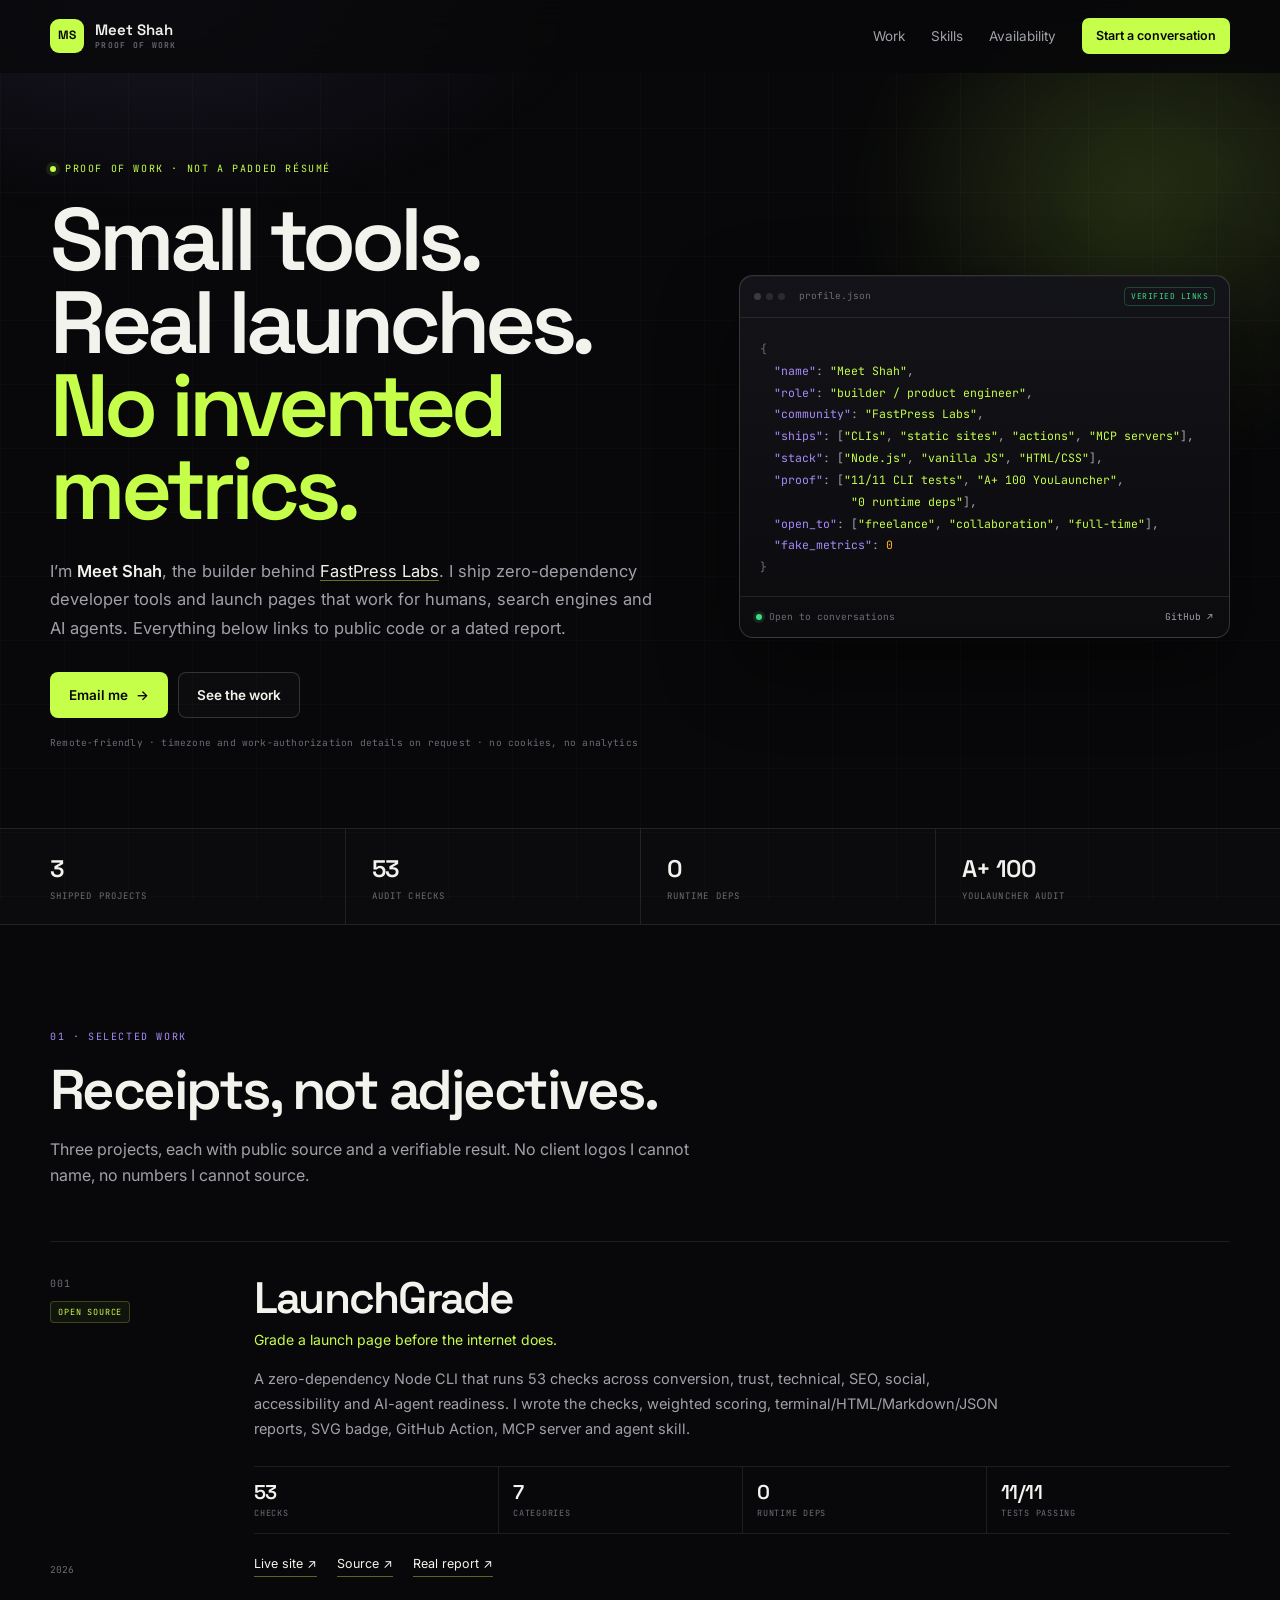
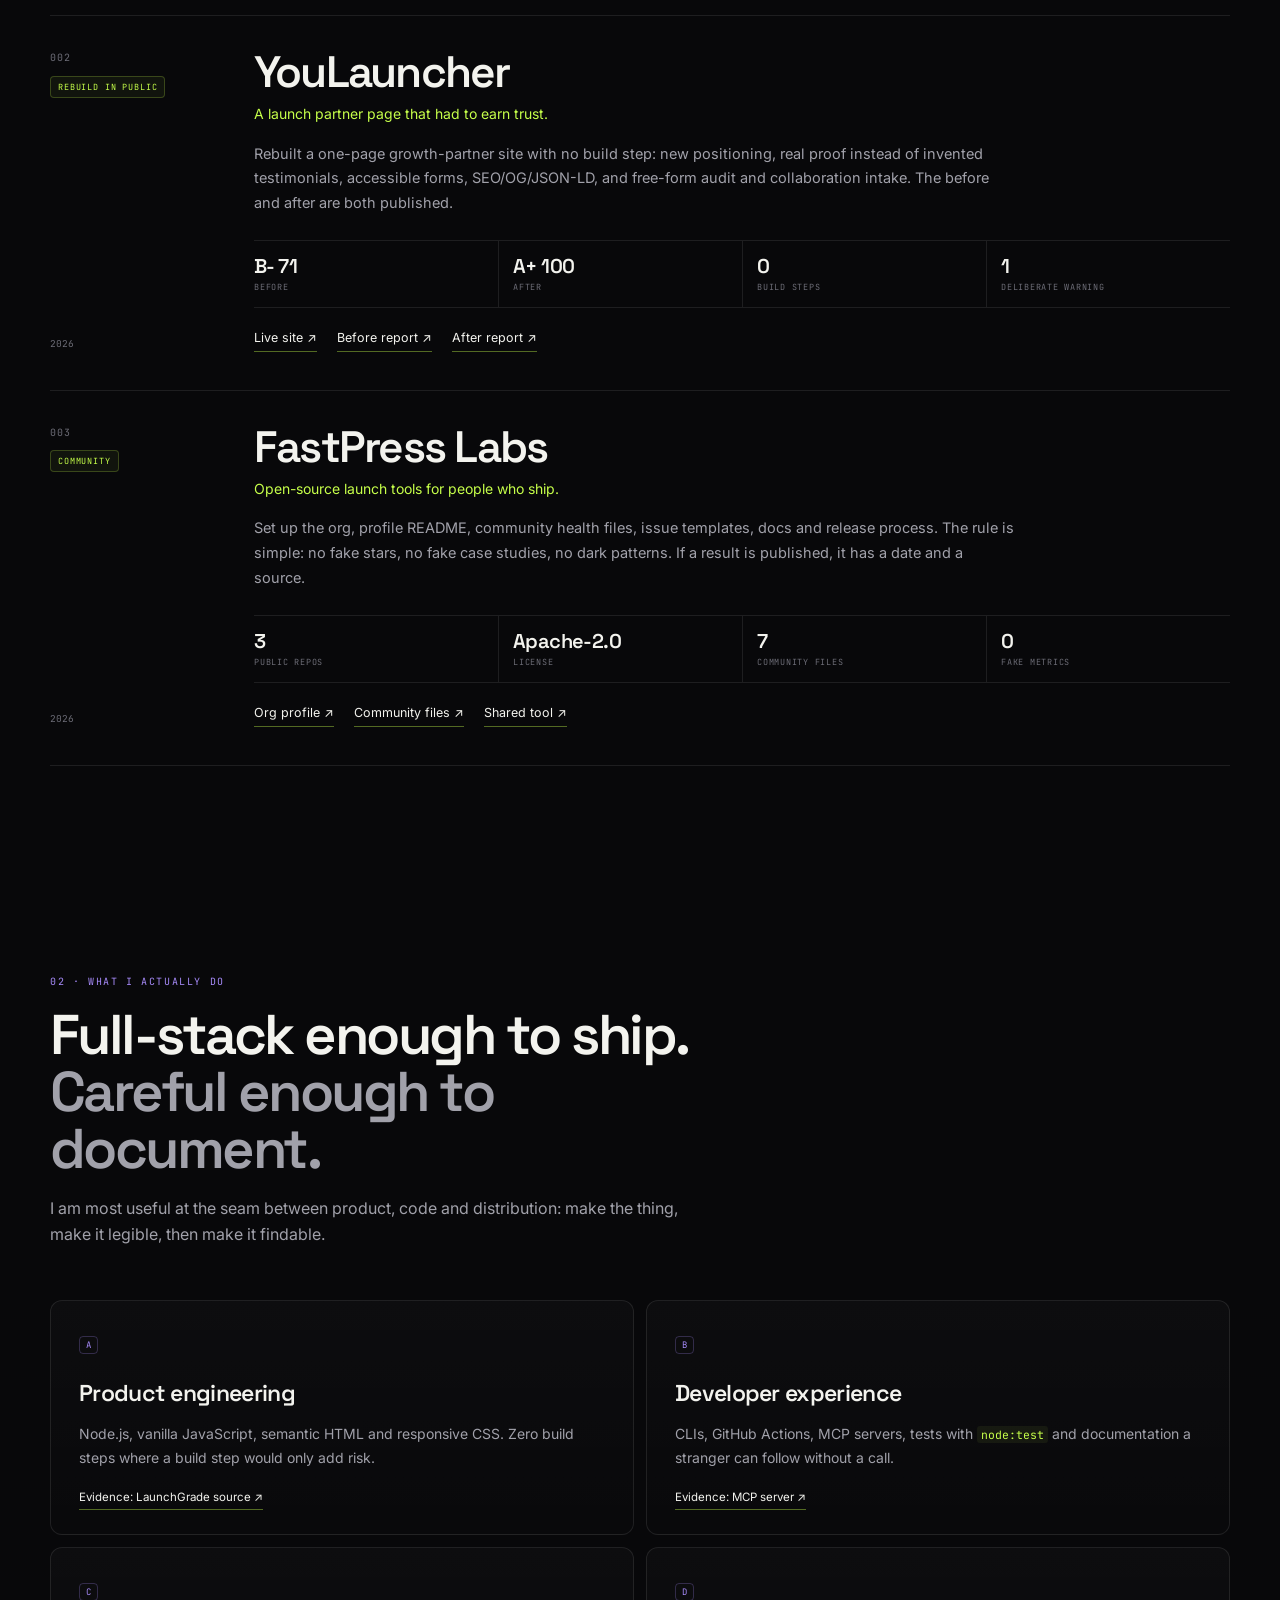
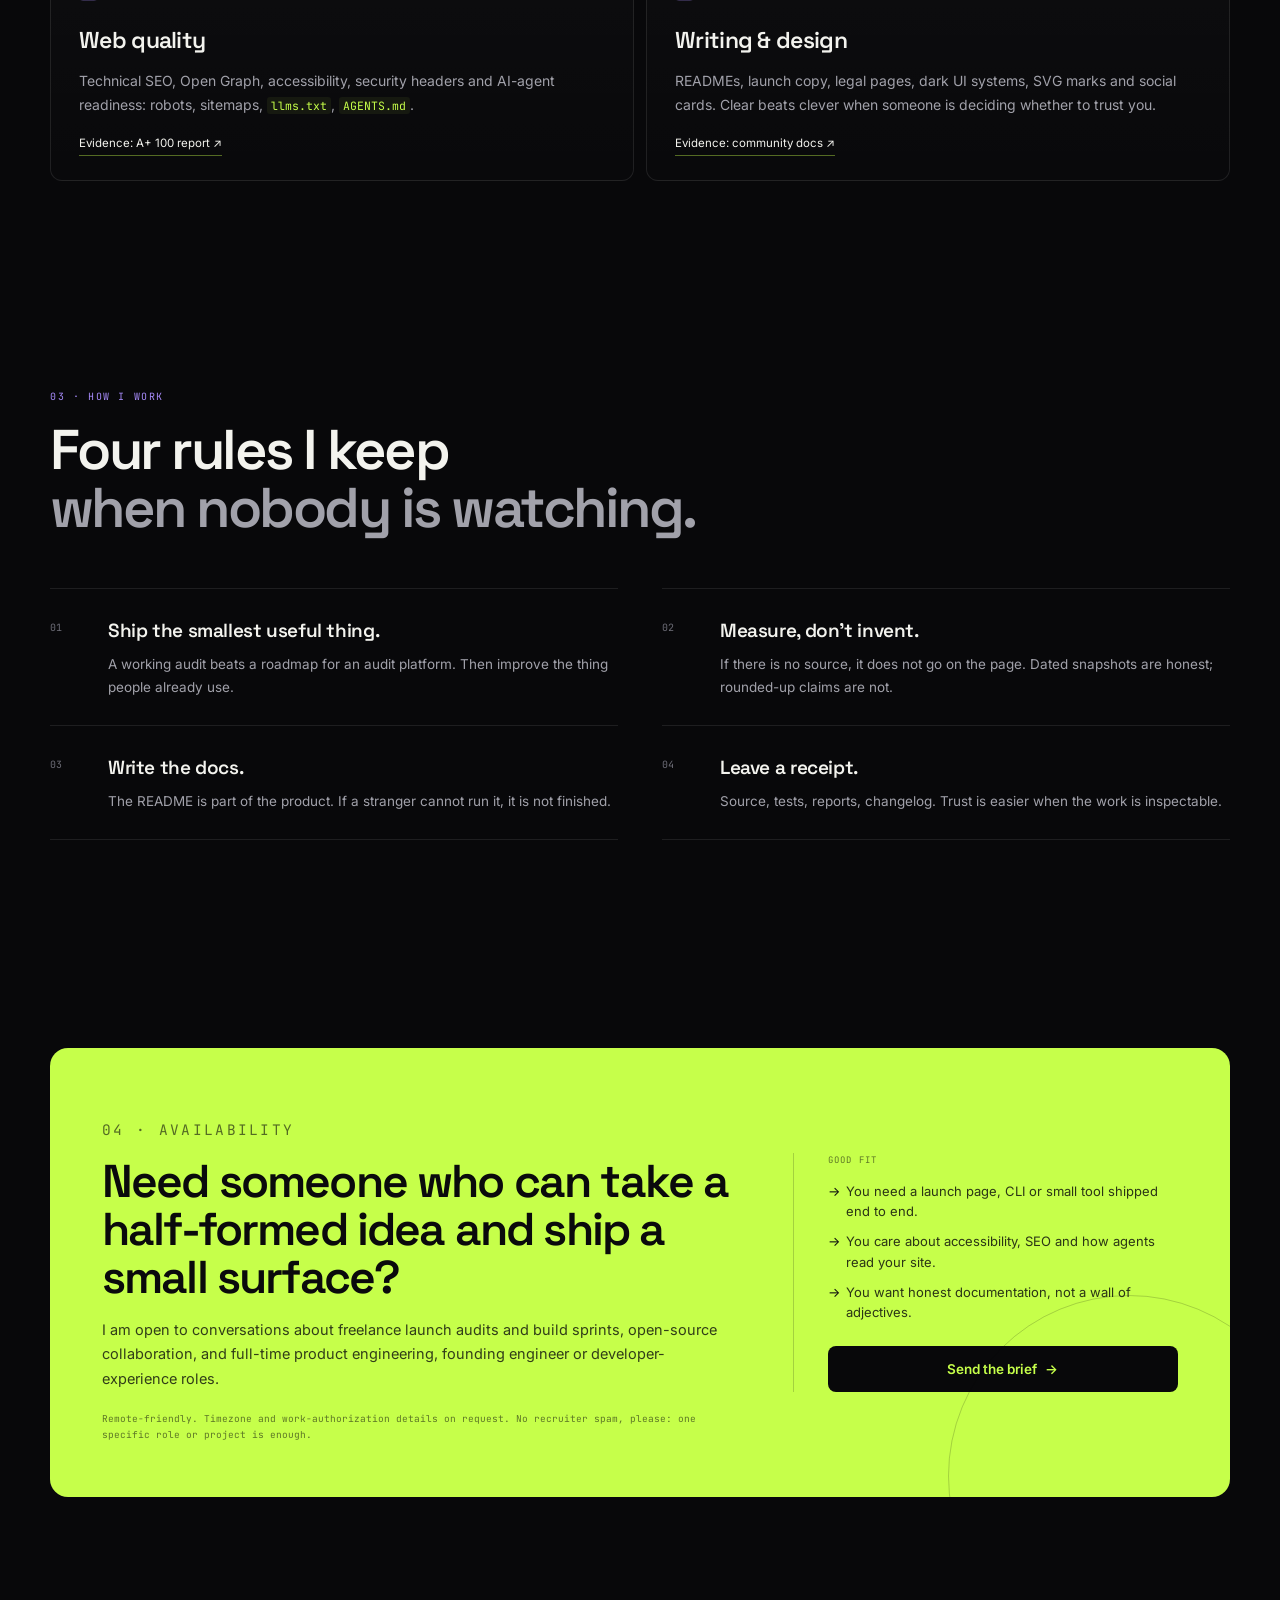
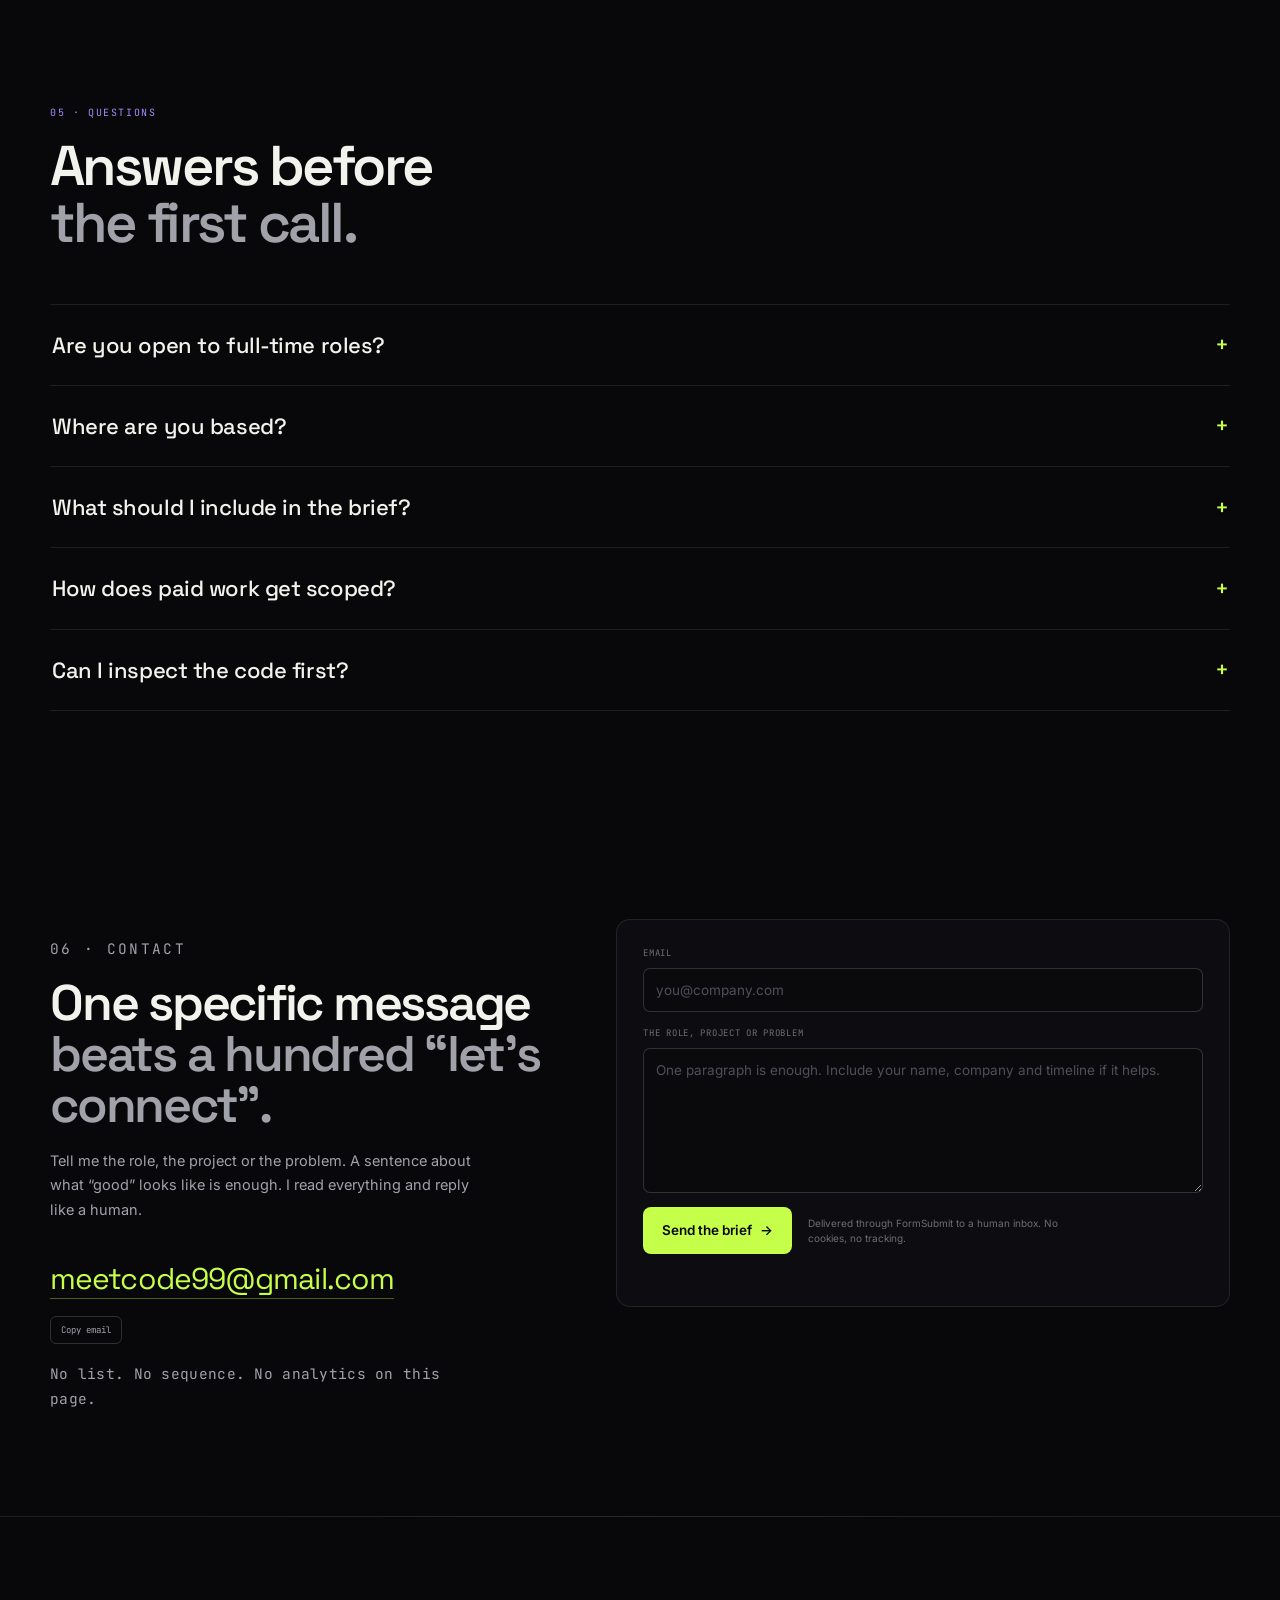
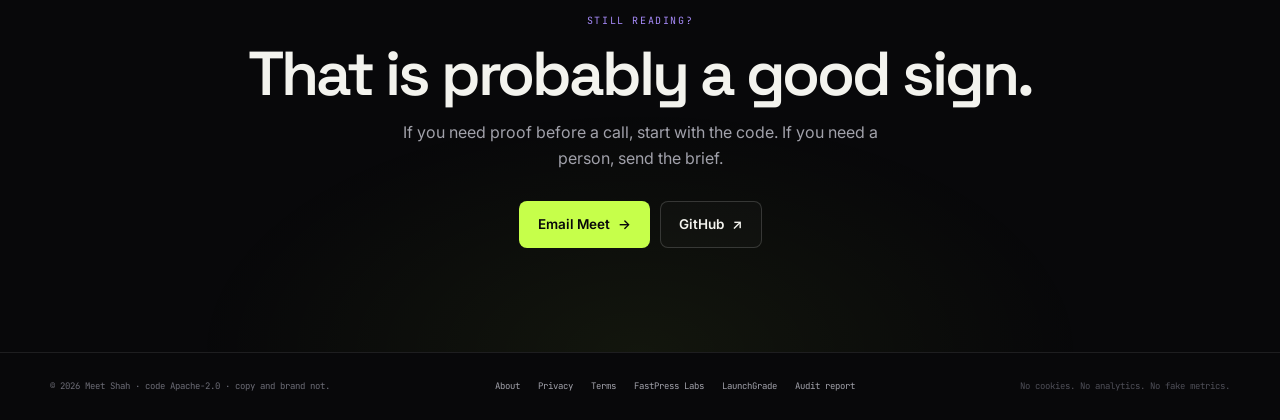
<file: index.html>
<!doctype html>
<html lang="en">
<head>
<meta charset="utf-8" />
<meta name="viewport" content="width=device-width, initial-scale=1" />
<title>Meet Shah — proof of work, not a padded résumé</title>
<meta name="description" content="Meet Shah builds zero-dependency launch tools and honest static pages at FastPress Labs. Public code, dated reports, no invented metrics." />
<meta name="author" content="Meet Shah" />
<meta name="theme-color" content="#08080A" />
<link rel="canonical" href="https://fastpresspages.github.io/hire-me/" />
<meta property="og:type" content="profile" />
<meta property="og:site_name" content="Meet Shah" />
<meta property="og:title" content="Meet Shah — proof of work, not a padded résumé" />
<meta property="og:description" content="Small tools, real launches, no invented metrics. The builder behind LaunchGrade and FastPress Labs." />
<meta property="og:url" content="https://fastpresspages.github.io/hire-me/" />
<meta property="og:image" content="https://fastpresspages.github.io/hire-me/og.png" />
<meta property="og:image:alt" content="Meet Shah — proof of work. 53 checks, 0 dependencies, A+ 100 live audit." />
<meta name="twitter:card" content="summary_large_image" />
<meta name="twitter:title" content="Meet Shah — proof of work, not a padded résumé" />
<meta name="twitter:description" content="Small tools, real launches, no invented metrics. The builder behind LaunchGrade and FastPress Labs." />
<meta name="twitter:image" content="https://fastpresspages.github.io/hire-me/og.png" />
<link rel="icon" href="favicon.svg" type="image/svg+xml" />
<link rel="preconnect" href="https://fonts.googleapis.com" />
<link rel="preconnect" href="https://fonts.gstatic.com" crossorigin />
<link href="https://fonts.googleapis.com/css2?family=Inter:wght@400;500;600&family=JetBrains+Mono:wght@400;500&family=Space+Grotesk:wght@500;600;700&display=swap" rel="stylesheet" />
<link rel="stylesheet" href="styles.css" />
<script type="application/ld+json">
{
  "@context": "https://schema.org",
  "@type": "Person",
  "name": "Meet Shah",
  "url": "https://fastpresspages.github.io/hire-me/",
  "email": "mailto:meetcode99@gmail.com",
  "description": "Builder of LaunchGrade and the FastPress Labs community. Ships zero-dependency developer tools, static launch pages and honest documentation.",
  "sameAs": ["https://github.com/Meet6338-X", "https://github.com/fastpresspages"],
  "worksFor": { "@type": "Organization", "name": "FastPress Labs", "url": "https://github.com/fastpresspages" },
  "knowsAbout": ["Node.js", "JavaScript", "HTML", "CSS", "technical SEO", "web accessibility", "GitHub Actions", "Model Context Protocol", "developer tools"],
  "seeks": { "@type": "Demand", "name": "Product engineering, founding engineer, developer experience and freelance launch work" }
}
</script>
<script type="application/ld+json">
{
  "@context": "https://schema.org",
  "@type": "FAQPage",
  "mainEntity": [
    {
      "@type": "Question",
      "name": "Are you open to full-time roles?",
      "acceptedAnswer": { "@type": "Answer", "text": "Yes. I am open to full-time product engineering, founding engineer and developer-experience roles, as well as freelance launch work and open-source collaboration." }
    },
    {
      "@type": "Question",
      "name": "Where are you based?",
      "acceptedAnswer": { "@type": "Answer", "text": "This page does not guess. Ask and you will get the real city, timezone and work-authorization details." }
    },
    {
      "@type": "Question",
      "name": "What should I include in the brief?",
      "acceptedAnswer": { "@type": "Answer", "text": "One paragraph with the role or project, the company, the timeline and what good looks like. A link is welcome. No deck is required." }
    },
    {
      "@type": "Question",
      "name": "How does paid work get scoped?",
      "acceptedAnswer": { "@type": "Answer", "text": "Freelance work is scoped and priced in writing before it starts. No surprise retainers." }
    },
    {
      "@type": "Question",
      "name": "Can I inspect the code first?",
      "acceptedAnswer": { "@type": "Answer", "text": "Yes. Every project on this page links to public source, a passing test suite or a dated audit report." }
    }
  ]
}
</script>
</head>
<body>
<a class="skip" href="#main">Skip to content</a>

<header class="site-head">
  <div class="wrap head-inner">
    <a class="brand" href="./" aria-label="Meet Shah, home">
      <span class="brand-mark" aria-hidden="true">MS</span>
      <span class="brand-text">Meet Shah<small>proof of work</small></span>
    </a>
    <button class="nav-toggle" type="button" aria-expanded="false" aria-controls="site-nav">Menu</button>
    <nav id="site-nav" class="site-nav" aria-label="Primary">
      <a href="#work">Work</a>
      <a href="#skills">Skills</a>
      <a href="#availability">Availability</a>
      <a class="nav-cta" href="#contact">Start a conversation</a>
    </nav>
  </div>
</header>

<main id="main">
  <section class="hero">
    <div class="hero-glow" aria-hidden="true"></div>
    <div class="wrap hero-grid">
      <div class="hero-copy">
        <p class="eyebrow"><span class="dot" aria-hidden="true"></span> Proof of work · not a padded résumé</p>
        <h1>Small tools.<br />Real launches.<br /><em>No invented metrics.</em></h1>
        <p class="lede">I’m <b>Meet Shah</b>, the builder behind <a href="https://github.com/fastpresspages">FastPress Labs</a>. I ship zero-dependency developer tools and launch pages that work for humans, search engines and AI agents. Everything below links to public code or a dated report.</p>
        <div class="actions">
          <a class="btn btn-lime" href="mailto:meetcode99@gmail.com?subject=Hello%20Meet%20—%20from%20the%20proof-of-work%20page">Email me <span aria-hidden="true">→</span></a>
          <a class="btn btn-ghost" href="#work">See the work</a>
        </div>
        <p class="micro">Remote-friendly · timezone and work-authorization details on request · no cookies, no analytics</p>
      </div>

      <aside class="profile-card" aria-label="Profile summary">
        <div class="card-bar">
          <span class="dots" aria-hidden="true"><i></i><i></i><i></i></span>
          <span>profile.json</span>
          <span class="verified">verified links</span>
        </div>
        <pre class="code" aria-label="Profile as JSON"><code><span class="c-p">{</span>
  <span class="c-k">"name"</span>: <span class="c-s">"Meet Shah"</span>,
  <span class="c-k">"role"</span>: <span class="c-s">"builder / product engineer"</span>,
  <span class="c-k">"community"</span>: <span class="c-s">"FastPress Labs"</span>,
  <span class="c-k">"ships"</span>: [<span class="c-s">"CLIs"</span>, <span class="c-s">"static sites"</span>, <span class="c-s">"actions"</span>, <span class="c-s">"MCP servers"</span>],
  <span class="c-k">"stack"</span>: [<span class="c-s">"Node.js"</span>, <span class="c-s">"vanilla JS"</span>, <span class="c-s">"HTML/CSS"</span>],
  <span class="c-k">"proof"</span>: [<span class="c-s">"11/11 CLI tests"</span>, <span class="c-s">"A+ 100 YouLauncher"</span>,
             <span class="c-s">"0 runtime deps"</span>],
  <span class="c-k">"open_to"</span>: [<span class="c-s">"freelance"</span>, <span class="c-s">"collaboration"</span>, <span class="c-s">"full-time"</span>],
  <span class="c-k">"fake_metrics"</span>: <span class="c-n">0</span>
<span class="c-p">}</span></code></pre>
        <div class="card-foot">
          <span><span class="pulse" aria-hidden="true"></span> Open to conversations</span>
          <a href="https://github.com/Meet6338-X" rel="me noopener">GitHub ↗</a>
        </div>
      </aside>
    </div>
  </section>

  <section class="strip" aria-label="Proof at a glance">
    <div class="wrap strip-inner">
      <div><b>3</b><span>shipped projects</span></div>
      <div><b>53</b><span>audit checks</span></div>
      <div><b>0</b><span>runtime deps</span></div>
      <div><b>A+ 100</b><span>YouLauncher audit</span></div>
    </div>
  </section>

  <section class="section wrap" id="work">
    <div class="section-head">
      <p class="kicker">01 · Selected work</p>
      <h2>Receipts, not adjectives.</h2>
      <p>Three projects, each with public source and a verifiable result. No client logos I cannot name, no numbers I cannot source.</p>
    </div>

    <article class="work-card">
      <div class="work-meta">
        <span class="work-index">001</span>
        <span class="pill">Open source</span>
        <span class="work-year">2026</span>
      </div>
      <div class="work-main">
        <div class="work-title">
          <h3>LaunchGrade</h3>
          <p>Grade a launch page before the internet does.</p>
        </div>
        <p class="work-body">A zero-dependency Node CLI that runs 53 checks across conversion, trust, technical, SEO, social, accessibility and AI-agent readiness. I wrote the checks, weighted scoring, terminal/HTML/Markdown/JSON reports, SVG badge, GitHub Action, MCP server and agent skill.</p>
        <ul class="facts" aria-label="LaunchGrade facts">
          <li><b>53</b><span>checks</span></li>
          <li><b>7</b><span>categories</span></li>
          <li><b>0</b><span>runtime deps</span></li>
          <li><b>11/11</b><span>tests passing</span></li>
        </ul>
        <div class="work-links">
          <a class="text-link" href="https://fastpresspages.github.io/launchgrade/">Live site <span aria-hidden="true">↗</span></a>
          <a class="text-link" href="https://github.com/fastpresspages/launchgrade">Source <span aria-hidden="true">↗</span></a>
          <a class="text-link" href="https://fastpresspages.github.io/launchgrade/samples/youlauncher/report.html">Real report <span aria-hidden="true">↗</span></a>
        </div>
      </div>
    </article>

    <article class="work-card">
      <div class="work-meta">
        <span class="work-index">002</span>
        <span class="pill">Rebuild in public</span>
        <span class="work-year">2026</span>
      </div>
      <div class="work-main">
        <div class="work-title">
          <h3>YouLauncher</h3>
          <p>A launch partner page that had to earn trust.</p>
        </div>
        <p class="work-body">Rebuilt a one-page growth-partner site with no build step: new positioning, real proof instead of invented testimonials, accessible forms, SEO/OG/JSON-LD, and free-form audit and collaboration intake. The before and after are both published.</p>
        <ul class="facts" aria-label="YouLauncher facts">
          <li><b>B- 71</b><span>before</span></li>
          <li><b>A+ 100</b><span>after</span></li>
          <li><b>0</b><span>build steps</span></li>
          <li><b>1</b><span>deliberate warning</span></li>
        </ul>
        <div class="work-links">
          <a class="text-link" href="https://fastpresspages.github.io/YouLauncher/">Live site <span aria-hidden="true">↗</span></a>
          <a class="text-link" href="https://fastpresspages.github.io/launchgrade/samples/youlauncher-before/report.html">Before report <span aria-hidden="true">↗</span></a>
          <a class="text-link" href="https://fastpresspages.github.io/launchgrade/samples/youlauncher/report.html">After report <span aria-hidden="true">↗</span></a>
        </div>
      </div>
    </article>

    <article class="work-card">
      <div class="work-meta">
        <span class="work-index">003</span>
        <span class="pill">Community</span>
        <span class="work-year">2026</span>
      </div>
      <div class="work-main">
        <div class="work-title">
          <h3>FastPress Labs</h3>
          <p>Open-source launch tools for people who ship.</p>
        </div>
        <p class="work-body">Set up the org, profile README, community health files, issue templates, docs and release process. The rule is simple: no fake stars, no fake case studies, no dark patterns. If a result is published, it has a date and a source.</p>
        <ul class="facts" aria-label="FastPress Labs facts">
          <li><b>3</b><span>public repos</span></li>
          <li><b>Apache-2.0</b><span>license</span></li>
          <li><b>7</b><span>community files</span></li>
          <li><b>0</b><span>fake metrics</span></li>
        </ul>
        <div class="work-links">
          <a class="text-link" href="https://github.com/fastpresspages">Org profile <span aria-hidden="true">↗</span></a>
          <a class="text-link" href="https://github.com/fastpresspages/.github">Community files <span aria-hidden="true">↗</span></a>
          <a class="text-link" href="https://fastpresspages.github.io/launchgrade/">Shared tool <span aria-hidden="true">↗</span></a>
        </div>
      </div>
    </article>
  </section>

  <section class="section wrap" id="skills">
    <div class="section-head">
      <p class="kicker">02 · What I actually do</p>
      <h2>Full-stack enough to ship.<br /><em>Careful enough to document.</em></h2>
      <p>I am most useful at the seam between product, code and distribution: make the thing, make it legible, then make it findable.</p>
    </div>
    <div class="skill-grid">
      <article class="skill-card">
        <span class="skill-num">A</span>
        <h3>Product engineering</h3>
        <p>Node.js, vanilla JavaScript, semantic HTML and responsive CSS. Zero build steps where a build step would only add risk.</p>
        <a href="https://github.com/fastpresspages/launchgrade" class="text-link">Evidence: LaunchGrade source <span aria-hidden="true">↗</span></a>
      </article>
      <article class="skill-card">
        <span class="skill-num">B</span>
        <h3>Developer experience</h3>
        <p>CLIs, GitHub Actions, MCP servers, tests with <code>node:test</code> and documentation a stranger can follow without a call.</p>
        <a href="https://github.com/fastpresspages/launchgrade/blob/main/mcp/server.js" class="text-link">Evidence: MCP server <span aria-hidden="true">↗</span></a>
      </article>
      <article class="skill-card">
        <span class="skill-num">C</span>
        <h3>Web quality</h3>
        <p>Technical SEO, Open Graph, accessibility, security headers and AI-agent readiness: robots, sitemaps, <code>llms.txt</code>, <code>AGENTS.md</code>.</p>
        <a href="https://fastpresspages.github.io/launchgrade/samples/youlauncher/report.html" class="text-link">Evidence: A+ 100 report <span aria-hidden="true">↗</span></a>
      </article>
      <article class="skill-card">
        <span class="skill-num">D</span>
        <h3>Writing &amp; design</h3>
        <p>READMEs, launch copy, legal pages, dark UI systems, SVG marks and social cards. Clear beats clever when someone is deciding whether to trust you.</p>
        <a href="https://github.com/fastpresspages/.github" class="text-link">Evidence: community docs <span aria-hidden="true">↗</span></a>
      </article>
    </div>
  </section>

  <section class="section wrap" id="how">
    <div class="section-head">
      <p class="kicker">03 · How I work</p>
      <h2>Four rules I keep<br /><em>when nobody is watching.</em></h2>
    </div>
    <ol class="rules">
      <li><span>01</span><div><h3>Ship the smallest useful thing.</h3><p>A working audit beats a roadmap for an audit platform. Then improve the thing people already use.</p></div></li>
      <li><span>02</span><div><h3>Measure, don’t invent.</h3><p>If there is no source, it does not go on the page. Dated snapshots are honest; rounded-up claims are not.</p></div></li>
      <li><span>03</span><div><h3>Write the docs.</h3><p>The README is part of the product. If a stranger cannot run it, it is not finished.</p></div></li>
      <li><span>04</span><div><h3>Leave a receipt.</h3><p>Source, tests, reports, changelog. Trust is easier when the work is inspectable.</p></div></li>
    </ol>
  </section>

  <section class="section wrap" id="availability">
    <div class="availability">
      <div class="avail-copy">
        <p class="kicker dark">04 · Availability</p>
        <h2>Need someone who can take a half-formed idea and ship a small surface?</h2>
        <p>I am open to conversations about freelance launch audits and build sprints, open-source collaboration, and full-time product engineering, founding engineer or developer-experience roles.</p>
        <p class="avail-note">Remote-friendly. Timezone and work-authorization details on request. No recruiter spam, please: one specific role or project is enough.</p>
      </div>
      <div class="avail-list">
        <p class="avail-label">Good fit</p>
        <ul>
          <li>You need a launch page, CLI or small tool shipped end to end.</li>
          <li>You care about accessibility, SEO and how agents read your site.</li>
          <li>You want honest documentation, not a wall of adjectives.</li>
        </ul>
        <a class="btn btn-dark" href="mailto:meetcode99@gmail.com?subject=Role%20or%20project%20—%20from%20the%20proof-of-work%20page">Send the brief <span aria-hidden="true">→</span></a>
      </div>
    </div>
  </section>

  <section class="section wrap" id="faq">
    <div class="section-head">
      <p class="kicker">05 · Questions</p>
      <h2>Answers before<br /><em>the first call.</em></h2>
    </div>
    <div class="faq-list">
      <details class="faq-item">
        <summary>Are you open to full-time roles?<span aria-hidden="true">+</span></summary>
        <p>Yes. I am open to full-time product engineering, founding engineer and developer-experience roles, as well as freelance launch work and open-source collaboration.</p>
      </details>
      <details class="faq-item">
        <summary>Where are you based?<span aria-hidden="true">+</span></summary>
        <p>This page does not guess. Ask and you will get the real city, timezone and work-authorization details.</p>
      </details>
      <details class="faq-item">
        <summary>What should I include in the brief?<span aria-hidden="true">+</span></summary>
        <p>One paragraph with the role or project, the company, the timeline and what good looks like. A link is welcome. No deck is required.</p>
      </details>
      <details class="faq-item">
        <summary>How does paid work get scoped?<span aria-hidden="true">+</span></summary>
        <p>Freelance work is scoped and priced in writing before it starts. No surprise retainers.</p>
      </details>
      <details class="faq-item">
        <summary>Can I inspect the code first?<span aria-hidden="true">+</span></summary>
        <p>Yes. Every project on this page links to public source, a passing test suite or a dated audit report.</p>
      </details>
    </div>
  </section>

  <section class="section wrap" id="contact">
    <div class="contact-grid">
      <div class="contact-copy">
        <p class="kicker">06 · Contact</p>
        <h2>One specific message<br /><em>beats a hundred “let’s connect”.</em></h2>
        <p>Tell me the role, the project or the problem. A sentence about what “good” looks like is enough. I read everything and reply like a human.</p>
        <p class="contact-email"><a href="mailto:meetcode99@gmail.com">meetcode99@gmail.com</a></p>
        <button class="copy-email" type="button" data-email="meetcode99@gmail.com">Copy email</button>
        <p class="micro">No list. No sequence. No analytics on this page.</p>
      </div>
      <form class="contact-form" data-contact-form novalidate>
        <label>Email
          <input type="email" name="email" autocomplete="email" placeholder="you@company.com" required />
        </label>
        <label>The role, project or problem
          <textarea name="message" rows="6" minlength="10" maxlength="2000" placeholder="One paragraph is enough. Include your name, company and timeline if it helps." required></textarea>
        </label>
        <input class="hp" type="text" name="_honey" tabindex="-1" autocomplete="off" aria-hidden="true" />
        <div class="form-foot">
          <button class="btn btn-lime" type="submit">Send the brief <span aria-hidden="true">→</span></button>
          <p class="form-note">Delivered through FormSubmit to a human inbox. No cookies, no tracking.</p>
        </div>
        <p class="form-msg" data-form-msg role="status" aria-live="polite"></p>
      </form>
    </div>
  </section>

  <section class="final">
    <div class="wrap final-inner">
      <p class="kicker">Still reading?</p>
      <h2>That is probably a good sign.</h2>
      <p>If you need proof before a call, start with the code. If you need a person, send the brief.</p>
      <div class="actions">
        <a class="btn btn-lime" href="mailto:meetcode99@gmail.com">Email Meet <span aria-hidden="true">→</span></a>
        <a class="btn btn-ghost" href="https://github.com/Meet6338-X">GitHub <span aria-hidden="true">↗</span></a>
      </div>
    </div>
  </section>
</main>

<footer class="site-foot">
  <div class="wrap foot-inner">
    <p>© <span data-year>2026</span> Meet Shah · code Apache-2.0 · copy and brand not.</p>
    <nav aria-label="Footer">
      <a href="#how">About</a>
      <a href="privacy.html">Privacy</a>
      <a href="terms.html">Terms</a>
      <a href="https://github.com/fastpresspages">FastPress Labs</a>
      <a href="https://fastpresspages.github.io/launchgrade/">LaunchGrade</a>
      <a href="samples/hire-me/report.html">Audit report</a>
    </nav>
    <p class="foot-note">No cookies. No analytics. No fake metrics.</p>
  </div>
</footer>
<script src="app.js"></script>
</body>
</html>
</file>
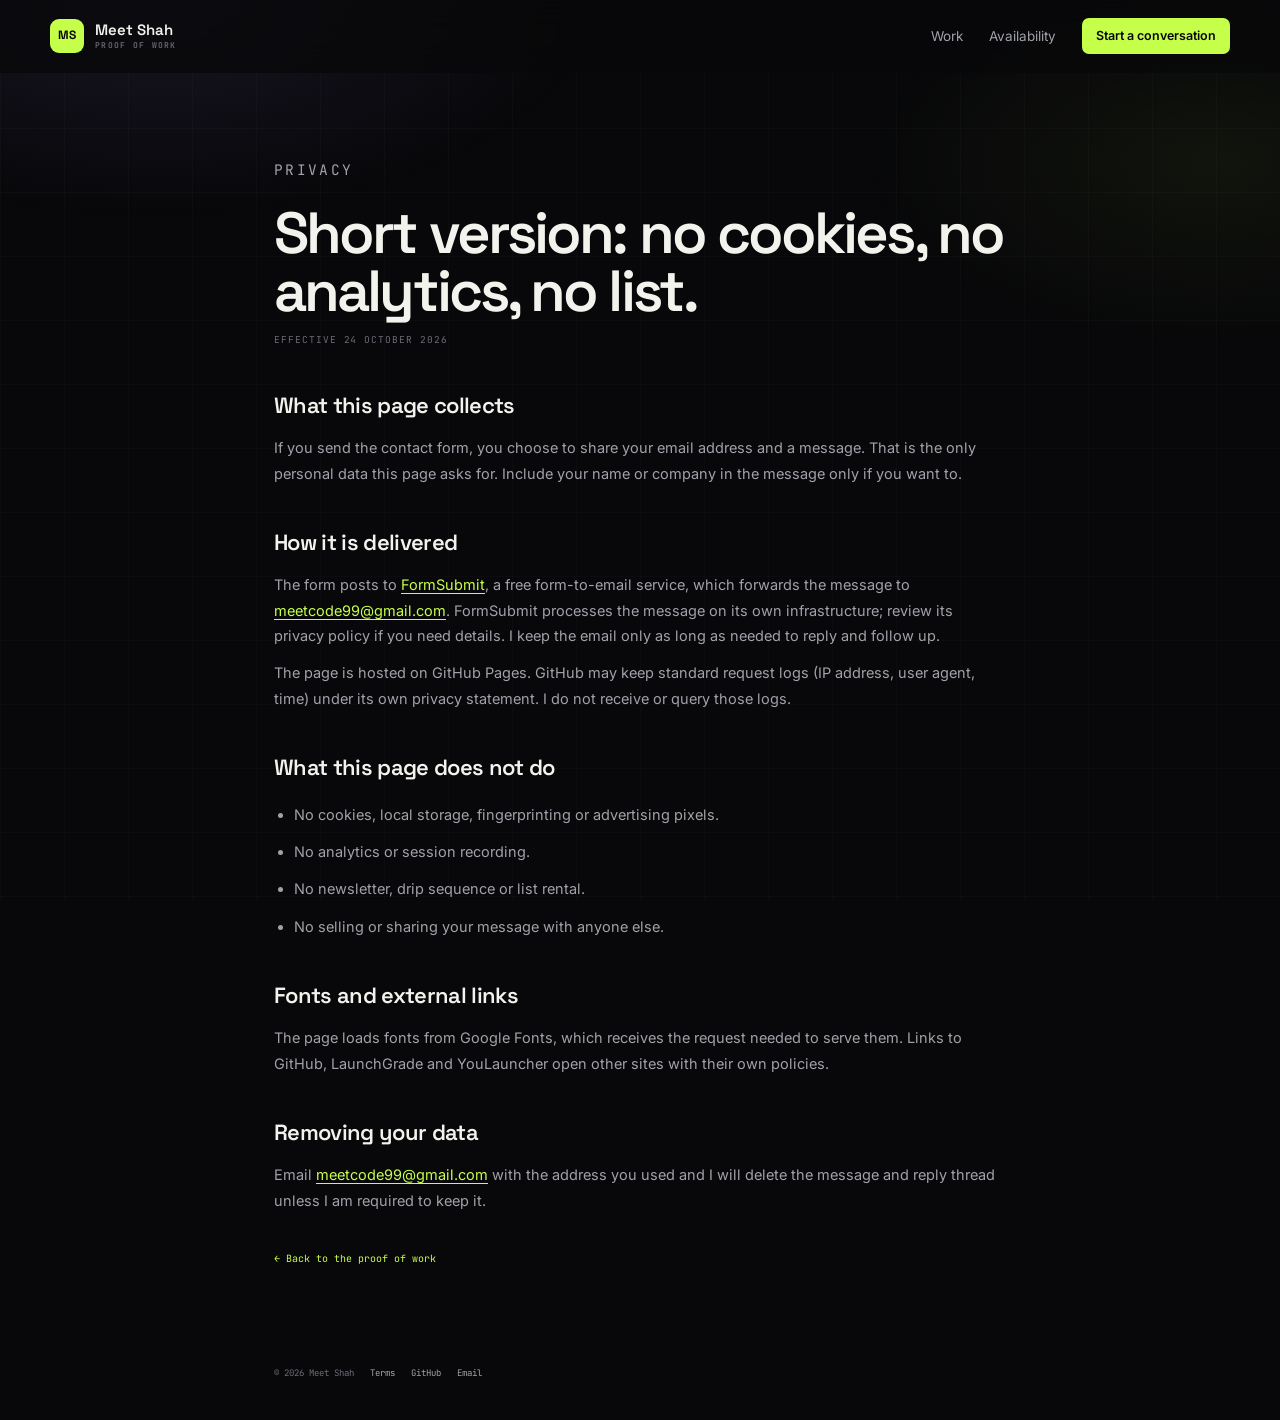
<file: privacy.html>
<!doctype html>
<html lang="en">
<head>
<meta charset="utf-8" />
<meta name="viewport" content="width=device-width, initial-scale=1" />
<title>Privacy — Meet Shah</title>
<meta name="description" content="How the Meet Shah proof-of-work page handles contact details. No cookies, no analytics, no list." />
<link rel="canonical" href="https://fastpresspages.github.io/hire-me/privacy.html" />
<meta name="theme-color" content="#08080A" />
<link rel="icon" href="favicon.svg" type="image/svg+xml" />
<link rel="preconnect" href="https://fonts.googleapis.com" />
<link rel="preconnect" href="https://fonts.gstatic.com" crossorigin />
<link href="https://fonts.googleapis.com/css2?family=Inter:wght@400;500;600&family=JetBrains+Mono:wght@400;500&family=Space+Grotesk:wght@500;600;700&display=swap" rel="stylesheet" />
<link rel="stylesheet" href="styles.css" />
</head>
<body>
<a class="skip" href="#main">Skip to content</a>
<header class="site-head">
  <div class="wrap head-inner">
    <a class="brand" href="./" aria-label="Meet Shah, home">
      <span class="brand-mark" aria-hidden="true">MS</span>
      <span class="brand-text">Meet Shah<small>proof of work</small></span>
    </a>
    <nav class="site-nav" aria-label="Primary">
      <a href="index.html#work">Work</a>
      <a href="index.html#availability">Availability</a>
      <a class="nav-cta" href="index.html#contact">Start a conversation</a>
    </nav>
  </div>
</header>

<main id="main" class="doc-wrap">
  <article class="doc">
    <p class="kicker">Privacy</p>
    <h1>Short version: no cookies, no analytics, no list.</h1>
    <p class="updated">Effective 24 October 2026</p>

    <h2>What this page collects</h2>
    <p>If you send the contact form, you choose to share your email address and a message. That is the only personal data this page asks for. Include your name or company in the message only if you want to.</p>

    <h2>How it is delivered</h2>
    <p>The form posts to <a href="https://formsubmit.co/" rel="noopener">FormSubmit</a>, a free form-to-email service, which forwards the message to <a href="mailto:meetcode99@gmail.com">meetcode99@gmail.com</a>. FormSubmit processes the message on its own infrastructure; review its privacy policy if you need details. I keep the email only as long as needed to reply and follow up.</p>
    <p>The page is hosted on GitHub Pages. GitHub may keep standard request logs (IP address, user agent, time) under its own privacy statement. I do not receive or query those logs.</p>

    <h2>What this page does not do</h2>
    <ul>
      <li>No cookies, local storage, fingerprinting or advertising pixels.</li>
      <li>No analytics or session recording.</li>
      <li>No newsletter, drip sequence or list rental.</li>
      <li>No selling or sharing your message with anyone else.</li>
    </ul>

    <h2>Fonts and external links</h2>
    <p>The page loads fonts from Google Fonts, which receives the request needed to serve them. Links to GitHub, LaunchGrade and YouLauncher open other sites with their own policies.</p>

    <h2>Removing your data</h2>
    <p>Email <a href="mailto:meetcode99@gmail.com?subject=Delete%20my%20hire-page%20message">meetcode99@gmail.com</a> with the address you used and I will delete the message and reply thread unless I am required to keep it.</p>

    <a class="back" href="./">← Back to the proof of work</a>
  </article>
</main>

<footer class="doc-footer">
  <span>© 2026 Meet Shah</span>
  <a href="terms.html">Terms</a>
  <a href="https://github.com/Meet6338-X">GitHub</a>
  <a href="mailto:meetcode99@gmail.com">Email</a>
</footer>
</body>
</html>
</file>
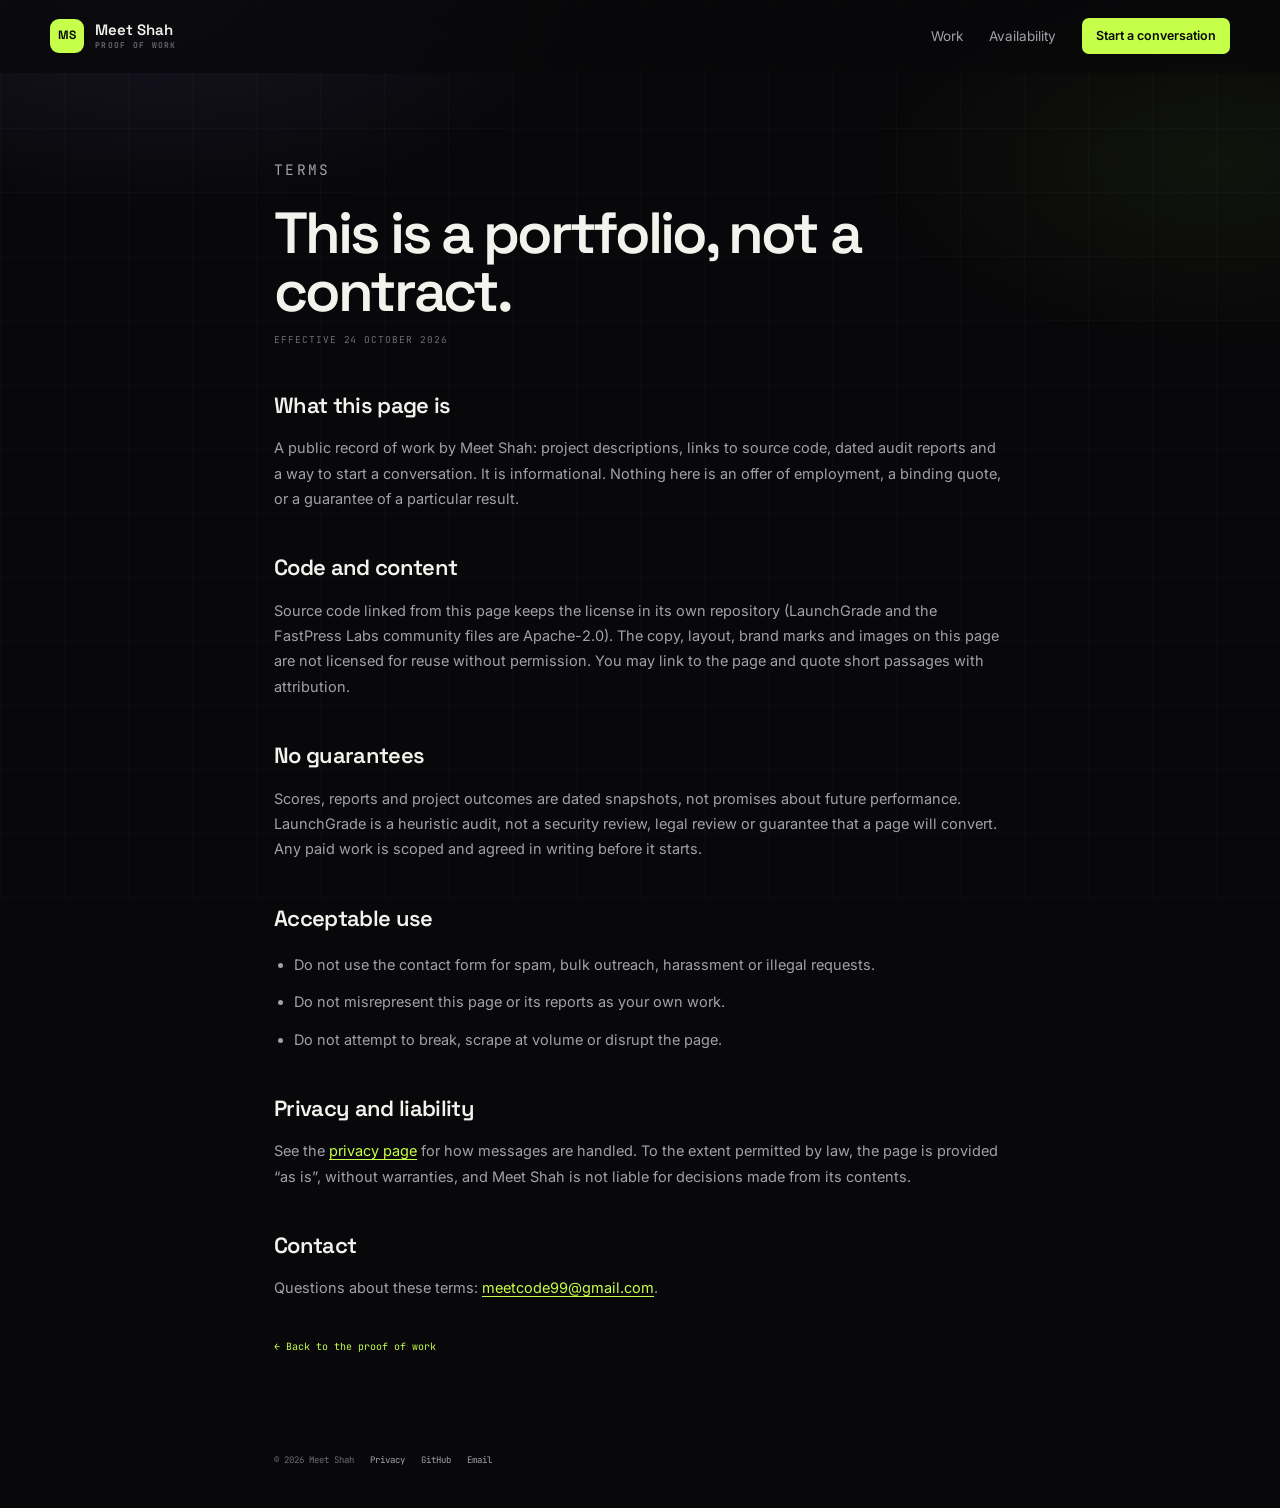
<file: terms.html>
<!doctype html>
<html lang="en">
<head>
<meta charset="utf-8" />
<meta name="viewport" content="width=device-width, initial-scale=1" />
<title>Terms — Meet Shah</title>
<meta name="description" content="Plain-language terms for the Meet Shah proof-of-work page." />
<link rel="canonical" href="https://fastpresspages.github.io/hire-me/terms.html" />
<meta name="theme-color" content="#08080A" />
<link rel="icon" href="favicon.svg" type="image/svg+xml" />
<link rel="preconnect" href="https://fonts.googleapis.com" />
<link rel="preconnect" href="https://fonts.gstatic.com" crossorigin />
<link href="https://fonts.googleapis.com/css2?family=Inter:wght@400;500;600&family=JetBrains+Mono:wght@400;500&family=Space+Grotesk:wght@500;600;700&display=swap" rel="stylesheet" />
<link rel="stylesheet" href="styles.css" />
</head>
<body>
<a class="skip" href="#main">Skip to content</a>
<header class="site-head">
  <div class="wrap head-inner">
    <a class="brand" href="./" aria-label="Meet Shah, home">
      <span class="brand-mark" aria-hidden="true">MS</span>
      <span class="brand-text">Meet Shah<small>proof of work</small></span>
    </a>
    <nav class="site-nav" aria-label="Primary">
      <a href="index.html#work">Work</a>
      <a href="index.html#availability">Availability</a>
      <a class="nav-cta" href="index.html#contact">Start a conversation</a>
    </nav>
  </div>
</header>

<main id="main" class="doc-wrap">
  <article class="doc">
    <p class="kicker">Terms</p>
    <h1>This is a portfolio, not a contract.</h1>
    <p class="updated">Effective 24 October 2026</p>

    <h2>What this page is</h2>
    <p>A public record of work by Meet Shah: project descriptions, links to source code, dated audit reports and a way to start a conversation. It is informational. Nothing here is an offer of employment, a binding quote, or a guarantee of a particular result.</p>

    <h2>Code and content</h2>
    <p>Source code linked from this page keeps the license in its own repository (LaunchGrade and the FastPress Labs community files are Apache-2.0). The copy, layout, brand marks and images on this page are not licensed for reuse without permission. You may link to the page and quote short passages with attribution.</p>

    <h2>No guarantees</h2>
    <p>Scores, reports and project outcomes are dated snapshots, not promises about future performance. LaunchGrade is a heuristic audit, not a security review, legal review or guarantee that a page will convert. Any paid work is scoped and agreed in writing before it starts.</p>

    <h2>Acceptable use</h2>
    <ul>
      <li>Do not use the contact form for spam, bulk outreach, harassment or illegal requests.</li>
      <li>Do not misrepresent this page or its reports as your own work.</li>
      <li>Do not attempt to break, scrape at volume or disrupt the page.</li>
    </ul>

    <h2>Privacy and liability</h2>
    <p>See the <a href="privacy.html">privacy page</a> for how messages are handled. To the extent permitted by law, the page is provided “as is”, without warranties, and Meet Shah is not liable for decisions made from its contents.</p>

    <h2>Contact</h2>
    <p>Questions about these terms: <a href="mailto:meetcode99@gmail.com">meetcode99@gmail.com</a>.</p>

    <a class="back" href="./">← Back to the proof of work</a>
  </article>
</main>

<footer class="doc-footer">
  <span>© 2026 Meet Shah</span>
  <a href="privacy.html">Privacy</a>
  <a href="https://github.com/Meet6338-X">GitHub</a>
  <a href="mailto:meetcode99@gmail.com">Email</a>
</footer>
</body>
</html>
</file>
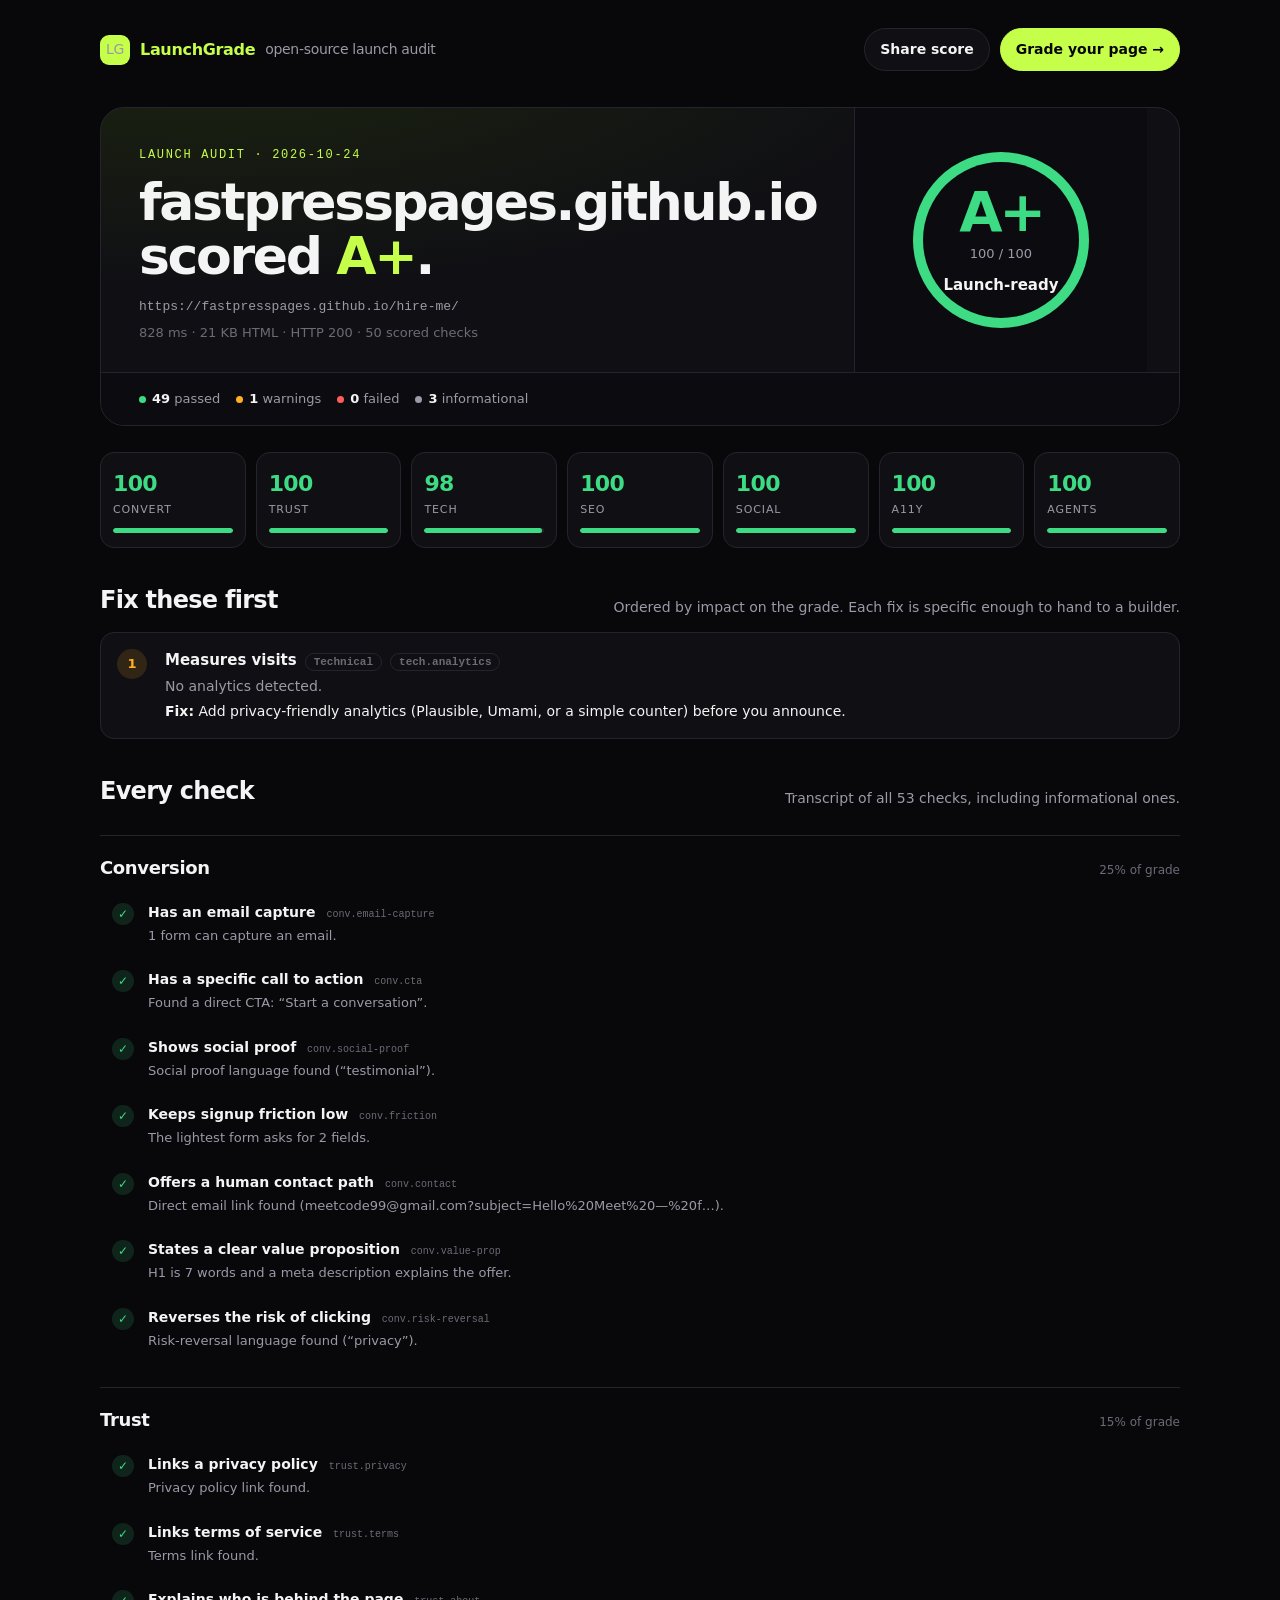
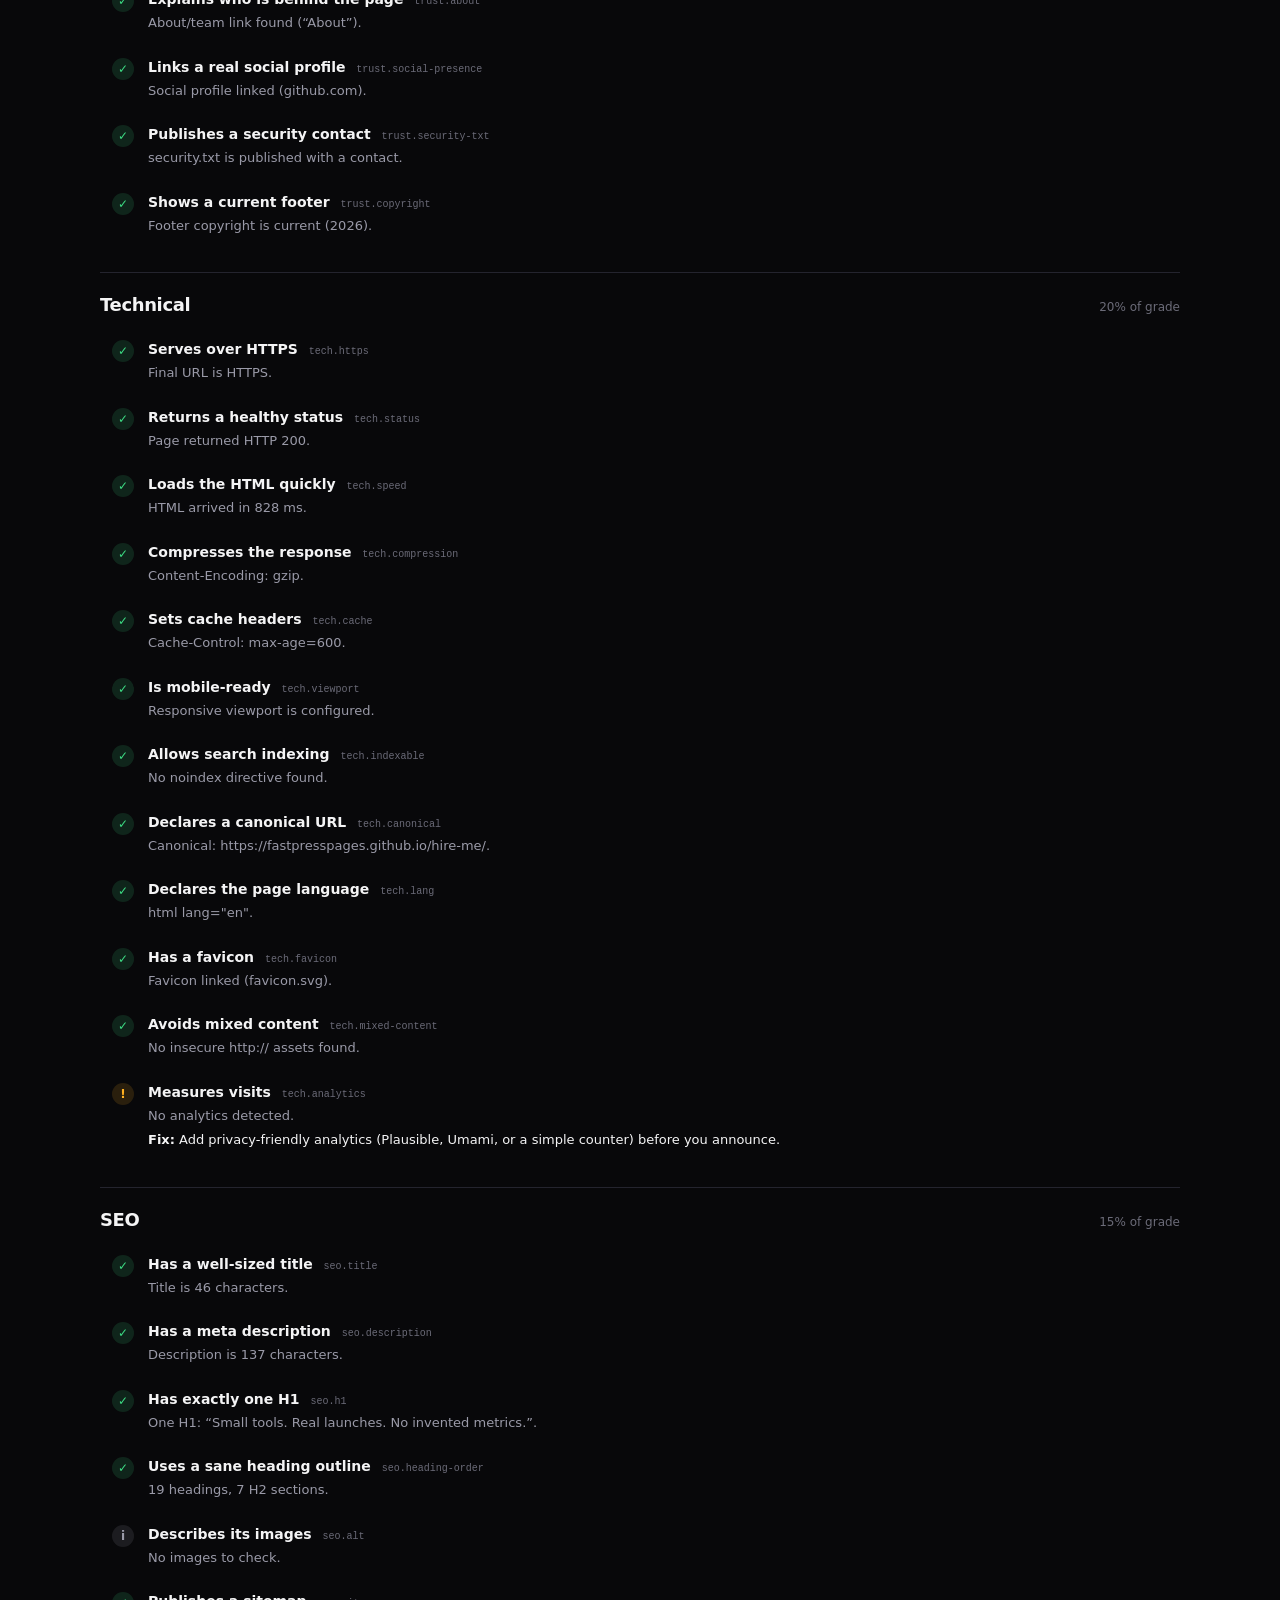
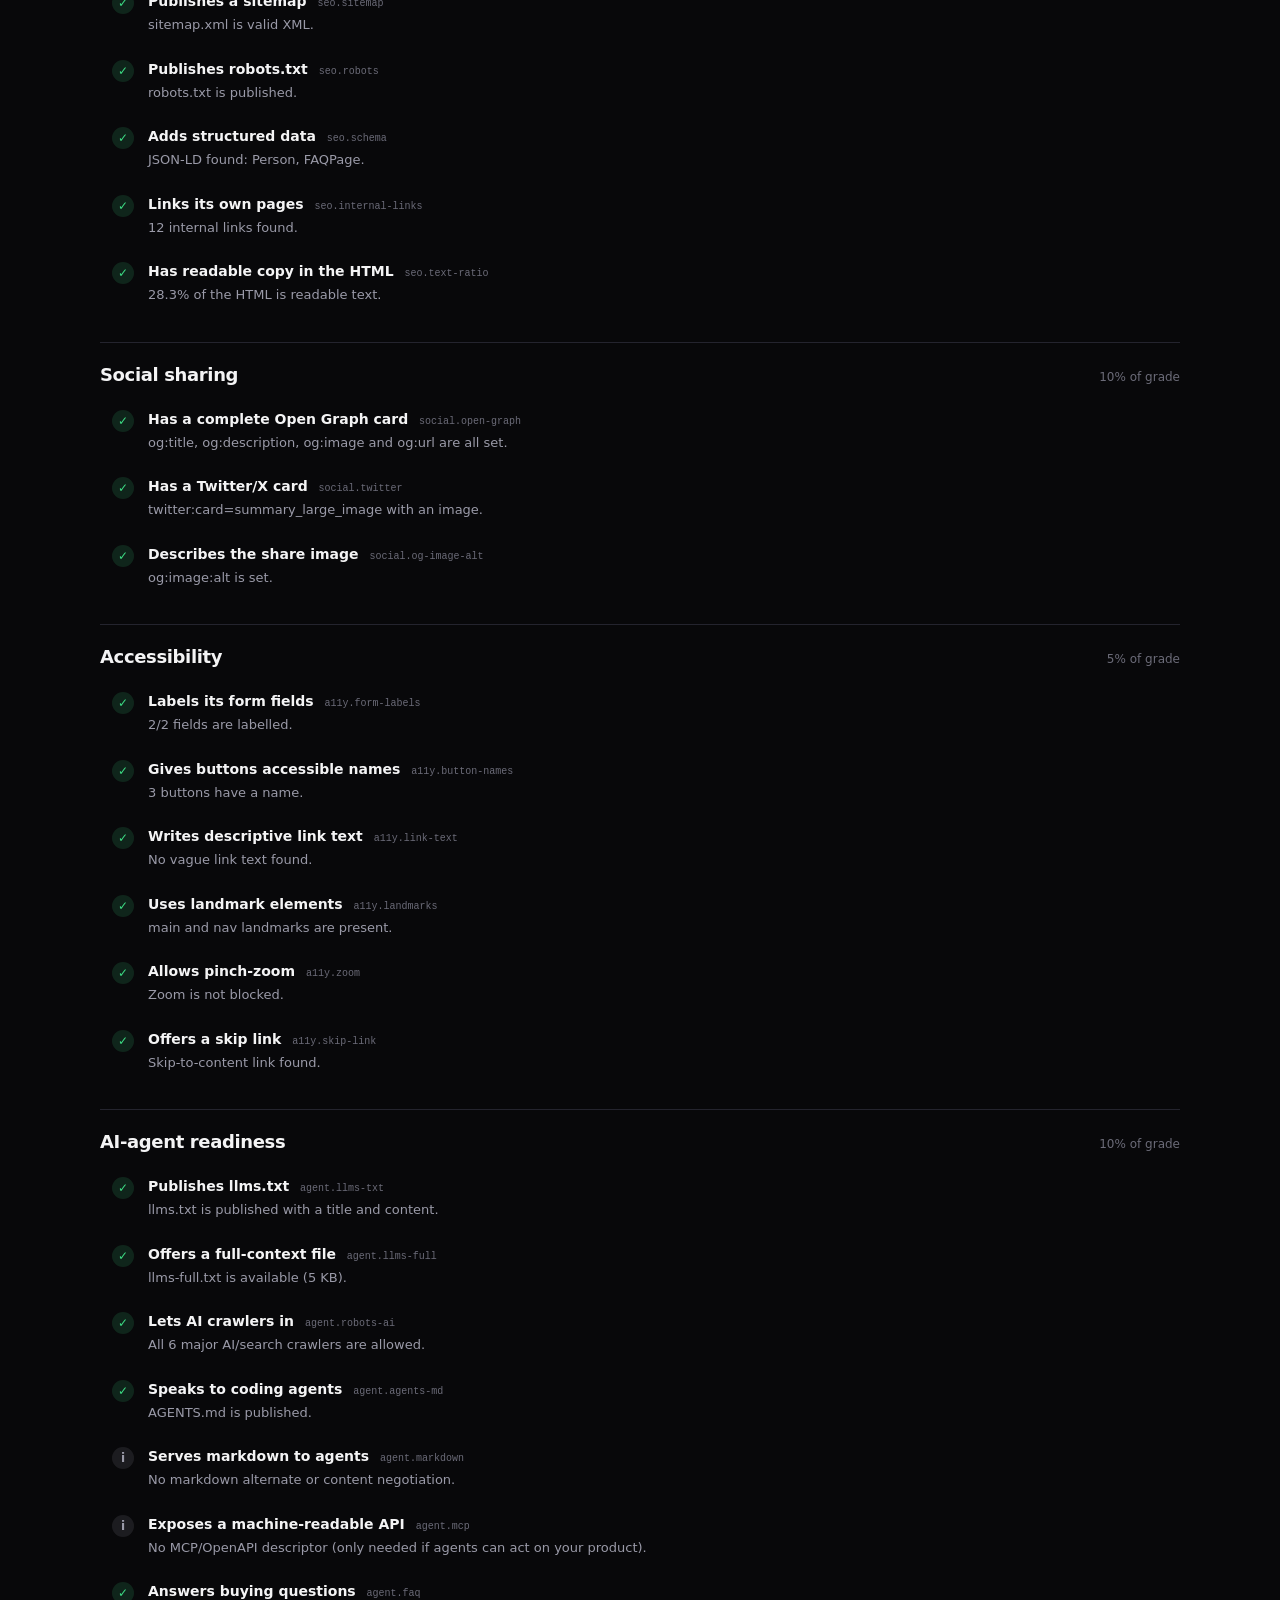
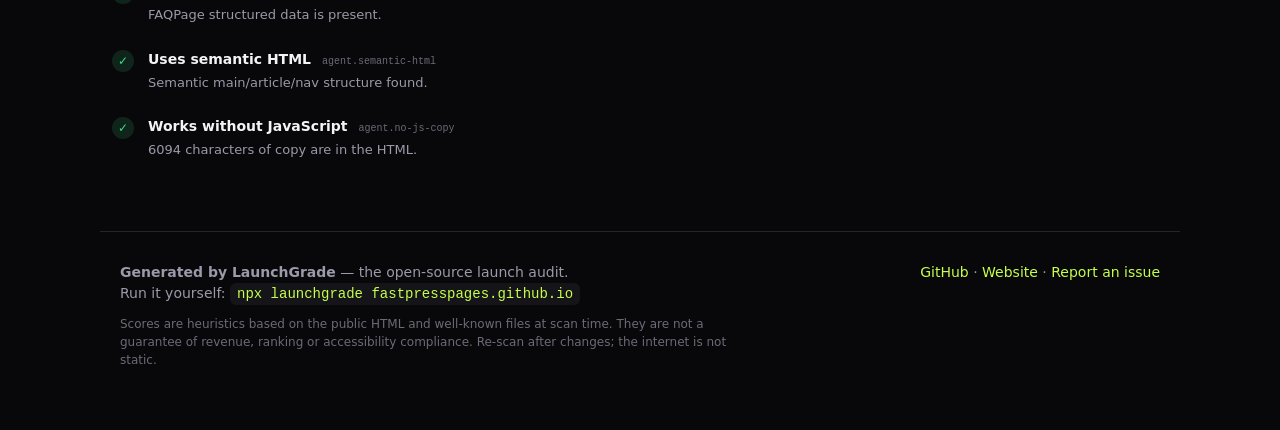
<file: samples/hire-me/report.html>
<!doctype html>
<html lang="en">
<head>
<meta charset="utf-8">
<meta name="viewport" content="width=device-width, initial-scale=1">
<title>fastpresspages.github.io — LaunchGrade A+ (100/100)</title>
<meta name="description" content="LaunchGrade report for fastpresspages.github.io: A+, 100/100. Conversion, trust, SEO, social, accessibility and AI-agent readiness.">
<meta property="og:title" content="fastpresspages.github.io scored A+ on LaunchGrade">
<meta property="og:description" content="100/100 — Launch-ready. See every check and the exact fixes.">
<meta name="twitter:card" content="summary_large_image">
<style>
  :root {
    --bg: #08080a; --panel: #101014; --panel2: #15151b; --line: #24242e;
    --text: #f4f4f5; --muted: #9a9aa8; --dim: #6b6b78;
    --lime: #c6ff4a; --green: #3ddc84; --yellow: #ffb020; --orange: #ff7a45; --red: #ff5c5c;
    --violet: #a78bfa;
    --radius: 16px;
  }
  * { box-sizing: border-box; }
  html { scroll-behavior: smooth; }
  body {
    margin: 0; background: var(--bg); color: var(--text);
    font-family: ui-sans-serif, system-ui, -apple-system, "Segoe UI", Roboto, Helvetica, Arial, sans-serif;
    line-height: 1.5; -webkit-font-smoothing: antialiased;
  }
  a { color: var(--lime); text-decoration: none; }
  a:hover { text-decoration: underline; }
  .wrap { width: min(1080px, calc(100% - 40px)); margin: 0 auto; }
  header { padding: 28px 0 10px; display: flex; justify-content: space-between; align-items: center; gap: 16px; flex-wrap: wrap; }
  .brand { display: flex; align-items: center; gap: 10px; font-weight: 800; letter-spacing: -.02em; }
  .mark { width: 30px; height: 30px; border-radius: 9px; background: var(--lime); color: #060608; display: grid; place-items: center; font-weight: 900; }
  .brand span { color: var(--muted); font-weight: 500; font-size: 14px; }
  .actions { display: flex; gap: 10px; flex-wrap: wrap; }
  .btn {
    display: inline-flex; align-items: center; gap: 8px; padding: 10px 15px; border-radius: 999px;
    border: 1px solid var(--line); background: var(--panel); color: var(--text); font-size: 14px; font-weight: 600;
  }
  .btn.primary { background: var(--lime); color: #060608; border-color: var(--lime); }
  .btn:hover { text-decoration: none; border-color: #3a3a48; }
  .hero { margin-top: 26px; border: 1px solid var(--line); background: radial-gradient(1200px 400px at 10% -20%, #1c2410 0%, transparent 60%), var(--panel); border-radius: 24px; overflow: hidden; }
  .hero-top { display: grid; grid-template-columns: 1.5fr .9fr; gap: 0; }
  .hero-copy { padding: 38px 38px 30px; }
  .eyebrow { color: var(--lime); font-family: ui-monospace, SFMono-Regular, Menlo, monospace; font-size: 12px; text-transform: uppercase; letter-spacing: .14em; }
  h1 { font-size: clamp(30px, 5vw, 52px); line-height: 1.03; letter-spacing: -.045em; margin: 12px 0 14px; }
  h1 em { font-style: normal; color: var(--lime); }
  .url { font-family: ui-monospace, SFMono-Regular, Menlo, monospace; font-size: 13px; color: var(--muted); word-break: break-all; }
  .meta { color: var(--dim); font-size: 13px; margin-top: 6px; }
  .hero-score { padding: 30px; display: grid; place-items: center; border-left: 1px solid var(--line); background: #0c0c10; }
  .ring { --pct: 0; --color: var(--green); width: 176px; height: 176px; border-radius: 50%; background: conic-gradient(var(--color) calc(var(--pct) * 1%), #1e1e26 0); display: grid; place-items: center; position: relative; }
  .ring::after { content: ""; position: absolute; inset: 10px; border-radius: 50%; background: #0c0c10; }
  .ring-inner { position: relative; z-index: 1; text-align: center; }
  .grade { font-size: 56px; font-weight: 900; letter-spacing: -.06em; line-height: 1; color: var(--color); }
  .outof { font-size: 13px; color: var(--muted); margin-top: 4px; }
  .label { color: var(--text); font-weight: 700; margin-top: 10px; font-size: 15px; }
  .stats { display: flex; gap: 16px; flex-wrap: wrap; padding: 16px 38px; border-top: 1px solid var(--line); background: #0c0c10; color: var(--muted); font-size: 13px; }
  .stats b { color: var(--text); }
  .dot { width: 7px; height: 7px; border-radius: 50%; display: inline-block; margin-right: 6px; }
  main { padding: 26px 0 60px; }
  .grid { display: grid; grid-template-columns: repeat(7, 1fr); gap: 10px; margin: 0 0 26px; }
  .cat { background: var(--panel); border: 1px solid var(--line); border-radius: 14px; padding: 14px 12px; }
  .cat .n { font-size: 22px; font-weight: 800; letter-spacing: -.03em; }
  .cat .k { font-size: 11px; color: var(--muted); text-transform: uppercase; letter-spacing: .08em; margin-top: 2px; }
  .bar { height: 5px; border-radius: 99px; background: #22222c; margin-top: 10px; overflow: hidden; }
  .bar i { display: block; height: 100%; border-radius: 99px; }
  .section-head { display: flex; align-items: end; justify-content: space-between; gap: 16px; margin: 34px 0 14px; flex-wrap: wrap; }
  .section-head h2 { font-size: 24px; letter-spacing: -.03em; margin: 0; }
  .section-head p { margin: 0; color: var(--muted); font-size: 14px; }
  .fixes { display: grid; gap: 10px; }
  .fix { display: grid; grid-template-columns: 34px 1fr; gap: 14px; border: 1px solid var(--line); background: var(--panel); border-radius: 14px; padding: 16px; }
  .fix .num { width: 30px; height: 30px; border-radius: 50%; display: grid; place-items: center; font-weight: 800; font-size: 13px; }
  .fix.fail .num { background: rgba(255,92,92,.14); color: var(--red); }
  .fix.warn .num { background: rgba(255,176,32,.14); color: var(--yellow); }
  .fix h3 { margin: 0 0 3px; font-size: 15px; }
  .fix p { margin: 4px 0 0; color: var(--muted); font-size: 14px; }
  .fix .do { color: var(--text); }
  .tag { font-family: ui-monospace, SFMono-Regular, Menlo, monospace; font-size: 11px; color: var(--dim); border: 1px solid var(--line); border-radius: 999px; padding: 2px 8px; margin-left: 8px; white-space: nowrap; }
  .check-group { border-top: 1px solid var(--line); padding-top: 18px; margin-top: 26px; }
  .group-head { display: flex; justify-content: space-between; align-items: baseline; gap: 12px; }
  .group-head h3 { margin: 0; font-size: 18px; letter-spacing: -.02em; }
  .group-head span { color: var(--dim); font-size: 12px; }
  .check-list { display: grid; gap: 2px; margin-top: 10px; }
  .check { display: grid; grid-template-columns: 26px 1fr; gap: 10px; padding: 11px 12px; border-radius: 10px; }
  .check:hover { background: var(--panel); }
  .check .status { width: 22px; height: 22px; border-radius: 50%; display: grid; place-items: center; font-size: 12px; font-weight: 800; margin-top: 1px; }
  .check.pass .status { background: rgba(61,220,132,.14); color: var(--green); }
  .check.warn .status { background: rgba(255,176,32,.14); color: var(--yellow); }
  .check.fail .status { background: rgba(255,92,92,.14); color: var(--red); }
  .check.info .status { background: rgba(154,154,168,.14); color: var(--muted); }
  .check.skip .status { background: #1a1a22; color: var(--dim); }
  .check h4 { margin: 0; font-size: 14px; font-weight: 600; }
  .check h4 code { font-size: 10px; color: var(--dim); font-weight: 400; margin-left: 6px; }
  .check p { margin: 3px 0 0; color: var(--muted); font-size: 13px; }
  .check .fix { display: block; border: 0; background: none; padding: 0; margin-top: 5px; color: var(--text); font-size: 13px; grid-template-columns: none; }
  footer { border-top: 1px solid var(--line); padding: 30px 0 50px; color: var(--muted); font-size: 14px; }
  footer .wrap { display: flex; justify-content: space-between; gap: 24px; flex-wrap: wrap; }
  footer code { color: var(--lime); background: #141419; padding: 3px 7px; border-radius: 6px; }
  .fine { color: var(--dim); font-size: 12px; max-width: 620px; margin-top: 10px; }
  @media (max-width: 860px) {
    .hero-top { grid-template-columns: 1fr; }
    .hero-score { border-left: 0; border-top: 1px solid var(--line); }
    .grid { grid-template-columns: repeat(3, 1fr); }
  }
  @media (max-width: 520px) {
    .wrap { width: min(100% - 24px, 1080px); }
    .hero-copy { padding: 26px 22px; }
    .grid { grid-template-columns: repeat(2, 1fr); }
    .stats { padding: 14px 22px; }
    .check { grid-template-columns: 22px 1fr; padding: 10px 4px; }
  }
  @media print {
    body { background: #fff; color: #111; }
    .hero, .cat, .fix, .check-group { break-inside: avoid; }
    .actions { display: none; }
  }
</style>
</head>
<body>
<div class="wrap">
  <header>
    <a class="brand" href="https://github.com/fastpresspages/launchgrade">
      <span class="mark">LG</span> LaunchGrade <span>open-source launch audit</span>
    </a>
    <div class="actions">
      <a class="btn" href="https://twitter.com/intent/tweet?text=My%20launch%20page%20scored%20A%2B%20(100%2F100)%20on%20LaunchGrade.%0A%0AGrade%20yours%20in%2060%20seconds%3A&url=https%3A%2F%2Ffastpresspages.github.io%2Fhire-me%2F" target="_blank" rel="noopener">Share score</a>
      <a class="btn primary" href="https://fastpresspages.github.io/launchgrade/">Grade your page →</a>
    </div>
  </header>

  <section class="hero">
    <div class="hero-top">
      <div class="hero-copy">
        <div class="eyebrow">Launch audit · 2026-10-24</div>
        <h1>fastpresspages.github.io scored <em>A+</em>.</h1>
        <div class="url">https://fastpresspages.github.io/hire-me/</div>
        <div class="meta">828 ms · 21 KB HTML · HTTP 200 · 50 scored checks</div>
      </div>
      <div class="hero-score">
        <div class="ring" style="--pct:100;--color:#3ddc84">
          <div class="ring-inner">
            <div class="grade">A+</div>
            <div class="outof">100 / 100</div>
            <div class="label">Launch-ready</div>
          </div>
        </div>
      </div>
    </div>
    <div class="stats">
      <span><span class="dot" style="background:var(--green)"></span><b>49</b> passed</span>
      <span><span class="dot" style="background:var(--yellow)"></span><b>1</b> warnings</span>
      <span><span class="dot" style="background:var(--red)"></span><b>0</b> failed</span>
      <span><span class="dot" style="background:var(--muted)"></span><b>3</b> informational</span>
    </div>
  </section>

  <main>
    <div class="grid">
      
        <div class="cat">
          <div class="n" style="color:#3ddc84">100</div>
          <div class="k">Convert</div>
          <div class="bar"><i style="width:100%;background:#3ddc84"></i></div>
        </div>
        <div class="cat">
          <div class="n" style="color:#3ddc84">100</div>
          <div class="k">Trust</div>
          <div class="bar"><i style="width:100%;background:#3ddc84"></i></div>
        </div>
        <div class="cat">
          <div class="n" style="color:#3ddc84">98</div>
          <div class="k">Tech</div>
          <div class="bar"><i style="width:98%;background:#3ddc84"></i></div>
        </div>
        <div class="cat">
          <div class="n" style="color:#3ddc84">100</div>
          <div class="k">SEO</div>
          <div class="bar"><i style="width:100%;background:#3ddc84"></i></div>
        </div>
        <div class="cat">
          <div class="n" style="color:#3ddc84">100</div>
          <div class="k">Social</div>
          <div class="bar"><i style="width:100%;background:#3ddc84"></i></div>
        </div>
        <div class="cat">
          <div class="n" style="color:#3ddc84">100</div>
          <div class="k">A11y</div>
          <div class="bar"><i style="width:100%;background:#3ddc84"></i></div>
        </div>
        <div class="cat">
          <div class="n" style="color:#3ddc84">100</div>
          <div class="k">Agents</div>
          <div class="bar"><i style="width:100%;background:#3ddc84"></i></div>
        </div>
    </div>

    <div class="section-head">
      <h2>Fix these first</h2>
      <p>Ordered by impact on the grade. Each fix is specific enough to hand to a builder.</p>
    </div>
    <div class="fixes">
      
        <article class="fix warn">
          <div class="num">1</div>
          <div>
            <h3>Measures visits<span class="tag">Technical</span><span class="tag">tech.analytics</span></h3>
            <p>No analytics detected.</p>
            <p class="do"><b>Fix:</b> Add privacy-friendly analytics (Plausible, Umami, or a simple counter) before you announce.</p>
          </div>
        </article>
    </div>

    <div class="section-head" id="all">
      <h2>Every check</h2>
      <p>Transcript of all 53 checks, including informational ones.</p>
    </div>
    
      <section class="check-group">
        <div class="group-head">
          <h3>Conversion</h3>
          <span>25% of grade</span>
        </div>
        <div class="check-list">
          
            <article class="check pass">
              <span class="status" aria-label="pass">✓</span>
              <div>
                <h4>Has an email capture <code>conv.email-capture</code></h4>
                <p>1 form can capture an email.</p>
                
              </div>
            </article>
            <article class="check pass">
              <span class="status" aria-label="pass">✓</span>
              <div>
                <h4>Has a specific call to action <code>conv.cta</code></h4>
                <p>Found a direct CTA: “Start a conversation”.</p>
                
              </div>
            </article>
            <article class="check pass">
              <span class="status" aria-label="pass">✓</span>
              <div>
                <h4>Shows social proof <code>conv.social-proof</code></h4>
                <p>Social proof language found (“testimonial”).</p>
                
              </div>
            </article>
            <article class="check pass">
              <span class="status" aria-label="pass">✓</span>
              <div>
                <h4>Keeps signup friction low <code>conv.friction</code></h4>
                <p>The lightest form asks for 2 fields.</p>
                
              </div>
            </article>
            <article class="check pass">
              <span class="status" aria-label="pass">✓</span>
              <div>
                <h4>Offers a human contact path <code>conv.contact</code></h4>
                <p>Direct email link found (meetcode99@gmail.com?subject=Hello%20Meet%20—%20f…).</p>
                
              </div>
            </article>
            <article class="check pass">
              <span class="status" aria-label="pass">✓</span>
              <div>
                <h4>States a clear value proposition <code>conv.value-prop</code></h4>
                <p>H1 is 7 words and a meta description explains the offer.</p>
                
              </div>
            </article>
            <article class="check pass">
              <span class="status" aria-label="pass">✓</span>
              <div>
                <h4>Reverses the risk of clicking <code>conv.risk-reversal</code></h4>
                <p>Risk-reversal language found (“privacy”).</p>
                
              </div>
            </article>
        </div>
      </section>
      <section class="check-group">
        <div class="group-head">
          <h3>Trust</h3>
          <span>15% of grade</span>
        </div>
        <div class="check-list">
          
            <article class="check pass">
              <span class="status" aria-label="pass">✓</span>
              <div>
                <h4>Links a privacy policy <code>trust.privacy</code></h4>
                <p>Privacy policy link found.</p>
                
              </div>
            </article>
            <article class="check pass">
              <span class="status" aria-label="pass">✓</span>
              <div>
                <h4>Links terms of service <code>trust.terms</code></h4>
                <p>Terms link found.</p>
                
              </div>
            </article>
            <article class="check pass">
              <span class="status" aria-label="pass">✓</span>
              <div>
                <h4>Explains who is behind the page <code>trust.about</code></h4>
                <p>About/team link found (“About”).</p>
                
              </div>
            </article>
            <article class="check pass">
              <span class="status" aria-label="pass">✓</span>
              <div>
                <h4>Links a real social profile <code>trust.social-presence</code></h4>
                <p>Social profile linked (github.com).</p>
                
              </div>
            </article>
            <article class="check pass">
              <span class="status" aria-label="pass">✓</span>
              <div>
                <h4>Publishes a security contact <code>trust.security-txt</code></h4>
                <p>security.txt is published with a contact.</p>
                
              </div>
            </article>
            <article class="check pass">
              <span class="status" aria-label="pass">✓</span>
              <div>
                <h4>Shows a current footer <code>trust.copyright</code></h4>
                <p>Footer copyright is current (2026).</p>
                
              </div>
            </article>
        </div>
      </section>
      <section class="check-group">
        <div class="group-head">
          <h3>Technical</h3>
          <span>20% of grade</span>
        </div>
        <div class="check-list">
          
            <article class="check pass">
              <span class="status" aria-label="pass">✓</span>
              <div>
                <h4>Serves over HTTPS <code>tech.https</code></h4>
                <p>Final URL is HTTPS.</p>
                
              </div>
            </article>
            <article class="check pass">
              <span class="status" aria-label="pass">✓</span>
              <div>
                <h4>Returns a healthy status <code>tech.status</code></h4>
                <p>Page returned HTTP 200.</p>
                
              </div>
            </article>
            <article class="check pass">
              <span class="status" aria-label="pass">✓</span>
              <div>
                <h4>Loads the HTML quickly <code>tech.speed</code></h4>
                <p>HTML arrived in 828 ms.</p>
                
              </div>
            </article>
            <article class="check pass">
              <span class="status" aria-label="pass">✓</span>
              <div>
                <h4>Compresses the response <code>tech.compression</code></h4>
                <p>Content-Encoding: gzip.</p>
                
              </div>
            </article>
            <article class="check pass">
              <span class="status" aria-label="pass">✓</span>
              <div>
                <h4>Sets cache headers <code>tech.cache</code></h4>
                <p>Cache-Control: max-age=600.</p>
                
              </div>
            </article>
            <article class="check pass">
              <span class="status" aria-label="pass">✓</span>
              <div>
                <h4>Is mobile-ready <code>tech.viewport</code></h4>
                <p>Responsive viewport is configured.</p>
                
              </div>
            </article>
            <article class="check pass">
              <span class="status" aria-label="pass">✓</span>
              <div>
                <h4>Allows search indexing <code>tech.indexable</code></h4>
                <p>No noindex directive found.</p>
                
              </div>
            </article>
            <article class="check pass">
              <span class="status" aria-label="pass">✓</span>
              <div>
                <h4>Declares a canonical URL <code>tech.canonical</code></h4>
                <p>Canonical: https://fastpresspages.github.io/hire-me/.</p>
                
              </div>
            </article>
            <article class="check pass">
              <span class="status" aria-label="pass">✓</span>
              <div>
                <h4>Declares the page language <code>tech.lang</code></h4>
                <p>html lang=&quot;en&quot;.</p>
                
              </div>
            </article>
            <article class="check pass">
              <span class="status" aria-label="pass">✓</span>
              <div>
                <h4>Has a favicon <code>tech.favicon</code></h4>
                <p>Favicon linked (favicon.svg).</p>
                
              </div>
            </article>
            <article class="check pass">
              <span class="status" aria-label="pass">✓</span>
              <div>
                <h4>Avoids mixed content <code>tech.mixed-content</code></h4>
                <p>No insecure http:// assets found.</p>
                
              </div>
            </article>
            <article class="check warn">
              <span class="status" aria-label="warn">!</span>
              <div>
                <h4>Measures visits <code>tech.analytics</code></h4>
                <p>No analytics detected.</p>
                <p class="fix"><b>Fix:</b> Add privacy-friendly analytics (Plausible, Umami, or a simple counter) before you announce.</p>
              </div>
            </article>
        </div>
      </section>
      <section class="check-group">
        <div class="group-head">
          <h3>SEO</h3>
          <span>15% of grade</span>
        </div>
        <div class="check-list">
          
            <article class="check pass">
              <span class="status" aria-label="pass">✓</span>
              <div>
                <h4>Has a well-sized title <code>seo.title</code></h4>
                <p>Title is 46 characters.</p>
                
              </div>
            </article>
            <article class="check pass">
              <span class="status" aria-label="pass">✓</span>
              <div>
                <h4>Has a meta description <code>seo.description</code></h4>
                <p>Description is 137 characters.</p>
                
              </div>
            </article>
            <article class="check pass">
              <span class="status" aria-label="pass">✓</span>
              <div>
                <h4>Has exactly one H1 <code>seo.h1</code></h4>
                <p>One H1: “Small tools. Real launches. No invented metrics.”.</p>
                
              </div>
            </article>
            <article class="check pass">
              <span class="status" aria-label="pass">✓</span>
              <div>
                <h4>Uses a sane heading outline <code>seo.heading-order</code></h4>
                <p>19 headings, 7 H2 sections.</p>
                
              </div>
            </article>
            <article class="check info">
              <span class="status" aria-label="info">i</span>
              <div>
                <h4>Describes its images <code>seo.alt</code></h4>
                <p>No images to check.</p>
                
              </div>
            </article>
            <article class="check pass">
              <span class="status" aria-label="pass">✓</span>
              <div>
                <h4>Publishes a sitemap <code>seo.sitemap</code></h4>
                <p>sitemap.xml is valid XML.</p>
                
              </div>
            </article>
            <article class="check pass">
              <span class="status" aria-label="pass">✓</span>
              <div>
                <h4>Publishes robots.txt <code>seo.robots</code></h4>
                <p>robots.txt is published.</p>
                
              </div>
            </article>
            <article class="check pass">
              <span class="status" aria-label="pass">✓</span>
              <div>
                <h4>Adds structured data <code>seo.schema</code></h4>
                <p>JSON-LD found: Person, FAQPage.</p>
                
              </div>
            </article>
            <article class="check pass">
              <span class="status" aria-label="pass">✓</span>
              <div>
                <h4>Links its own pages <code>seo.internal-links</code></h4>
                <p>12 internal links found.</p>
                
              </div>
            </article>
            <article class="check pass">
              <span class="status" aria-label="pass">✓</span>
              <div>
                <h4>Has readable copy in the HTML <code>seo.text-ratio</code></h4>
                <p>28.3% of the HTML is readable text.</p>
                
              </div>
            </article>
        </div>
      </section>
      <section class="check-group">
        <div class="group-head">
          <h3>Social sharing</h3>
          <span>10% of grade</span>
        </div>
        <div class="check-list">
          
            <article class="check pass">
              <span class="status" aria-label="pass">✓</span>
              <div>
                <h4>Has a complete Open Graph card <code>social.open-graph</code></h4>
                <p>og:title, og:description, og:image and og:url are all set.</p>
                
              </div>
            </article>
            <article class="check pass">
              <span class="status" aria-label="pass">✓</span>
              <div>
                <h4>Has a Twitter/X card <code>social.twitter</code></h4>
                <p>twitter:card=summary_large_image with an image.</p>
                
              </div>
            </article>
            <article class="check pass">
              <span class="status" aria-label="pass">✓</span>
              <div>
                <h4>Describes the share image <code>social.og-image-alt</code></h4>
                <p>og:image:alt is set.</p>
                
              </div>
            </article>
        </div>
      </section>
      <section class="check-group">
        <div class="group-head">
          <h3>Accessibility</h3>
          <span>5% of grade</span>
        </div>
        <div class="check-list">
          
            <article class="check pass">
              <span class="status" aria-label="pass">✓</span>
              <div>
                <h4>Labels its form fields <code>a11y.form-labels</code></h4>
                <p>2/2 fields are labelled.</p>
                
              </div>
            </article>
            <article class="check pass">
              <span class="status" aria-label="pass">✓</span>
              <div>
                <h4>Gives buttons accessible names <code>a11y.button-names</code></h4>
                <p>3 buttons have a name.</p>
                
              </div>
            </article>
            <article class="check pass">
              <span class="status" aria-label="pass">✓</span>
              <div>
                <h4>Writes descriptive link text <code>a11y.link-text</code></h4>
                <p>No vague link text found.</p>
                
              </div>
            </article>
            <article class="check pass">
              <span class="status" aria-label="pass">✓</span>
              <div>
                <h4>Uses landmark elements <code>a11y.landmarks</code></h4>
                <p>main and nav landmarks are present.</p>
                
              </div>
            </article>
            <article class="check pass">
              <span class="status" aria-label="pass">✓</span>
              <div>
                <h4>Allows pinch-zoom <code>a11y.zoom</code></h4>
                <p>Zoom is not blocked.</p>
                
              </div>
            </article>
            <article class="check pass">
              <span class="status" aria-label="pass">✓</span>
              <div>
                <h4>Offers a skip link <code>a11y.skip-link</code></h4>
                <p>Skip-to-content link found.</p>
                
              </div>
            </article>
        </div>
      </section>
      <section class="check-group">
        <div class="group-head">
          <h3>AI-agent readiness</h3>
          <span>10% of grade</span>
        </div>
        <div class="check-list">
          
            <article class="check pass">
              <span class="status" aria-label="pass">✓</span>
              <div>
                <h4>Publishes llms.txt <code>agent.llms-txt</code></h4>
                <p>llms.txt is published with a title and content.</p>
                
              </div>
            </article>
            <article class="check pass">
              <span class="status" aria-label="pass">✓</span>
              <div>
                <h4>Offers a full-context file <code>agent.llms-full</code></h4>
                <p>llms-full.txt is available (5 KB).</p>
                
              </div>
            </article>
            <article class="check pass">
              <span class="status" aria-label="pass">✓</span>
              <div>
                <h4>Lets AI crawlers in <code>agent.robots-ai</code></h4>
                <p>All 6 major AI/search crawlers are allowed.</p>
                
              </div>
            </article>
            <article class="check pass">
              <span class="status" aria-label="pass">✓</span>
              <div>
                <h4>Speaks to coding agents <code>agent.agents-md</code></h4>
                <p>AGENTS.md is published.</p>
                
              </div>
            </article>
            <article class="check info">
              <span class="status" aria-label="info">i</span>
              <div>
                <h4>Serves markdown to agents <code>agent.markdown</code></h4>
                <p>No markdown alternate or content negotiation.</p>
                
              </div>
            </article>
            <article class="check info">
              <span class="status" aria-label="info">i</span>
              <div>
                <h4>Exposes a machine-readable API <code>agent.mcp</code></h4>
                <p>No MCP/OpenAPI descriptor (only needed if agents can act on your product).</p>
                
              </div>
            </article>
            <article class="check pass">
              <span class="status" aria-label="pass">✓</span>
              <div>
                <h4>Answers buying questions <code>agent.faq</code></h4>
                <p>FAQPage structured data is present.</p>
                
              </div>
            </article>
            <article class="check pass">
              <span class="status" aria-label="pass">✓</span>
              <div>
                <h4>Uses semantic HTML <code>agent.semantic-html</code></h4>
                <p>Semantic main/article/nav structure found.</p>
                
              </div>
            </article>
            <article class="check pass">
              <span class="status" aria-label="pass">✓</span>
              <div>
                <h4>Works without JavaScript <code>agent.no-js-copy</code></h4>
                <p>6094 characters of copy are in the HTML.</p>
                
              </div>
            </article>
        </div>
      </section>
  </main>

  <footer>
    <div class="wrap">
      <div>
        <strong>Generated by LaunchGrade</strong> — the open-source launch audit.<br>
        Run it yourself: <code>npx launchgrade fastpresspages.github.io</code>
        <p class="fine">Scores are heuristics based on the public HTML and well-known files at scan time. They are not a guarantee of revenue, ranking or accessibility compliance. Re-scan after changes; the internet is not static.</p>
      </div>
      <div>
        <a href="https://github.com/fastpresspages/launchgrade">GitHub</a> ·
        <a href="https://fastpresspages.github.io/launchgrade/">Website</a> ·
        <a href="https://github.com/fastpresspages/launchgrade/issues">Report an issue</a>
      </div>
    </div>
  </footer>
</div>
</body>
</html>
</file>
<file: styles.css>
:root {
  --bg: #08080a;
  --panel: #0d0d11;
  --panel-2: #111116;
  --text: #f3f3ee;
  --muted: #a1a1aa;
  --dim: #6c6c76;
  --line: rgba(255, 255, 255, 0.09);
  --line-strong: rgba(255, 255, 255, 0.16);
  --lime: #c6ff4a;
  --lime-soft: rgba(198, 255, 74, 0.12);
  --violet: #a78bfa;
  --green: #3ddc84;
  --amber: #ffb020;
  --red: #ff5c5c;
  --display: "Space Grotesk", ui-sans-serif, system-ui, sans-serif;
  --body: "Inter", ui-sans-serif, system-ui, sans-serif;
  --mono: "JetBrains Mono", ui-monospace, SFMono-Regular, Consolas, monospace;
  --radius: 14px;
}

* { box-sizing: border-box; }
html { scroll-behavior: smooth; }
body {
  margin: 0;
  background: var(--bg);
  color: var(--text);
  font-family: var(--body);
  font-size: 16px;
  line-height: 1.65;
  -webkit-font-smoothing: antialiased;
  text-rendering: optimizeLegibility;
}
body::before {
  content: "";
  position: fixed;
  inset: 0;
  z-index: -1;
  pointer-events: none;
  background:
    radial-gradient(ellipse 50% 35% at 12% 0%, rgba(167, 139, 250, 0.1), transparent 70%),
    radial-gradient(ellipse 40% 30% at 95% 18%, rgba(198, 255, 74, 0.05), transparent 70%),
    linear-gradient(rgba(255, 255, 255, 0.018) 1px, transparent 1px),
    linear-gradient(90deg, rgba(255, 255, 255, 0.018) 1px, transparent 1px);
  background-size: auto, auto, 64px 64px, 64px 64px;
}
::selection { background: var(--lime); color: #08080a; }
a { color: inherit; }
img, svg { max-width: 100%; display: block; }
button, input, select, textarea { font: inherit; }
h1, h2, h3 { font-family: var(--display); margin: 0; }
p { margin: 0; }

.wrap { width: min(1180px, calc(100% - 48px)); margin-inline: auto; }
.skip {
  position: fixed; left: 16px; top: -80px; z-index: 100;
  background: var(--lime); color: #08080a; padding: 10px 14px;
  border-radius: 8px; font-weight: 700; text-decoration: none;
}
.skip:focus { top: 16px; }
:focus-visible { outline: 2px solid var(--lime); outline-offset: 3px; border-radius: 4px; }

/* ---------- header ---------- */
.site-head {
  position: sticky; top: 0; z-index: 40;
  background: rgba(8, 8, 10, 0.76);
  border-bottom: 1px solid transparent;
  backdrop-filter: blur(16px);
  -webkit-backdrop-filter: blur(16px);
  transition: border-color 0.2s ease, background 0.2s ease;
}
.site-head.scrolled { border-bottom-color: var(--line); background: rgba(8, 8, 10, 0.92); }
.head-inner { display: flex; align-items: center; justify-content: space-between; gap: 24px; height: 72px; }
.brand { display: flex; align-items: center; gap: 11px; text-decoration: none; }
.brand-mark {
  display: grid; place-items: center; width: 34px; height: 34px;
  border-radius: 9px; background: var(--lime); color: #08080a;
  font-family: var(--display); font-size: 12px; font-weight: 700; letter-spacing: -0.04em;
}
.brand-text { display: flex; flex-direction: column; line-height: 1.1; font-family: var(--display); font-weight: 600; font-size: 15px; }
.brand-text small { font-family: var(--mono); font-size: 8px; letter-spacing: 0.16em; text-transform: uppercase; color: var(--dim); margin-top: 3px; }
.site-nav { display: flex; align-items: center; gap: 26px; font-size: 13.5px; color: var(--muted); }
.site-nav a { text-decoration: none; transition: color 0.15s ease; }
.site-nav a:hover { color: var(--text); }
.site-nav .nav-cta {
  color: #08080a; background: var(--lime); padding: 8px 14px;
  border-radius: 7px; font-weight: 600; font-size: 12.5px;
}
.site-nav .nav-cta:hover { background: #d4ff77; color: #08080a; }
.nav-toggle { display: none; background: none; border: 1px solid var(--line-strong); color: var(--text); padding: 7px 12px; border-radius: 7px; cursor: pointer; font-size: 12px; }

/* ---------- hero ---------- */
.hero { position: relative; overflow: hidden; padding: 88px 0 76px; }
.hero-glow {
  position: absolute; width: 620px; height: 620px; right: -160px; top: -180px;
  background: radial-gradient(circle, rgba(198, 255, 74, 0.12), transparent 65%);
  filter: blur(20px); pointer-events: none;
}
.hero-grid { position: relative; display: grid; grid-template-columns: minmax(0, 1.12fr) minmax(360px, 0.88fr); align-items: center; gap: 64px; }
.eyebrow, .kicker {
  font-family: var(--mono); font-size: 10px; line-height: 1.5;
  letter-spacing: 0.16em; text-transform: uppercase; color: var(--lime);
  display: flex; align-items: center; gap: 9px;
}
.eyebrow .dot { width: 6px; height: 6px; border-radius: 50%; background: var(--lime); box-shadow: 0 0 0 4px rgba(198, 255, 74, 0.1); }
h1 {
  margin: 22px 0 0; font-size: clamp(52px, 6.9vw, 98px); line-height: 0.94;
  letter-spacing: -0.058em; font-weight: 600; max-width: 760px;
}
h1 em { font-style: normal; color: var(--lime); }
.lede { max-width: 620px; margin-top: 27px; color: var(--muted); font-size: 16.5px; line-height: 1.72; }
.lede b { color: var(--text); font-weight: 600; }
.lede a { color: var(--text); text-decoration: underline; text-decoration-color: rgba(198, 255, 74, 0.45); text-underline-offset: 3px; }
.actions { display: flex; flex-wrap: wrap; align-items: center; gap: 10px; margin-top: 30px; }
.btn {
  display: inline-flex; align-items: center; justify-content: center; gap: 8px;
  min-height: 44px; padding: 11px 18px; border-radius: 8px;
  font-size: 13.5px; font-weight: 600; text-decoration: none;
  border: 1px solid transparent; cursor: pointer; transition: transform 0.15s ease, background 0.15s ease, border-color 0.15s ease;
}
.btn:hover { transform: translateY(-1px); }
.btn-lime { background: var(--lime); color: #08080a; }
.btn-lime:hover { background: #d4ff77; }
.btn-ghost { border-color: var(--line-strong); color: var(--text); background: rgba(255, 255, 255, 0.02); }
.btn-ghost:hover { border-color: rgba(198, 255, 74, 0.5); background: rgba(198, 255, 74, 0.05); }
.btn-dark { background: #08080a; color: var(--lime); }
.btn-dark:hover { background: #17171c; }
.micro { margin-top: 17px; font-family: var(--mono); font-size: 9.5px; line-height: 1.7; color: var(--dim); letter-spacing: 0.02em; }

.profile-card {
  background: linear-gradient(180deg, rgba(20, 20, 26, 0.94), rgba(12, 12, 15, 0.98));
  border: 1px solid var(--line-strong); border-radius: var(--radius);
  box-shadow: 0 30px 80px rgba(0, 0, 0, 0.45), inset 0 1px 0 rgba(255, 255, 255, 0.04);
  overflow: hidden;
}
.card-bar {
  display: flex; align-items: center; gap: 10px; padding: 11px 14px;
  border-bottom: 1px solid var(--line); font-family: var(--mono); font-size: 9.5px; color: var(--dim);
}
.dots { display: flex; gap: 5px; margin-right: 4px; }
.dots i { width: 7px; height: 7px; border-radius: 50%; background: #2a2a31; }
.dots i:first-child { background: #3a3a42; }
.verified { margin-left: auto; color: var(--green); border: 1px solid rgba(61, 220, 132, 0.25); padding: 2px 6px; border-radius: 4px; font-size: 8px; letter-spacing: 0.06em; text-transform: uppercase; }
.code { margin: 0; padding: 20px 20px 18px; font-family: var(--mono); font-size: 11.5px; line-height: 1.9; overflow-x: auto; color: var(--muted); }
.code code { font-family: inherit; }
.c-p { color: var(--dim); }
.c-k { color: var(--violet); }
.c-s { color: var(--lime); }
.c-n { color: var(--amber); }
.card-foot {
  display: flex; align-items: center; justify-content: space-between; gap: 12px;
  padding: 12px 16px; border-top: 1px solid var(--line);
  font-family: var(--mono); font-size: 9.5px; color: var(--dim);
}
.card-foot span { display: flex; align-items: center; gap: 7px; }
.card-foot a { color: var(--muted); text-decoration: none; }
.card-foot a:hover { color: var(--lime); }
.pulse { width: 6px; height: 6px; border-radius: 50%; background: var(--green); box-shadow: 0 0 0 3px rgba(61, 220, 132, 0.13); animation: pulse 2.4s infinite; }
@keyframes pulse { 0%, 100% { opacity: 1; } 50% { opacity: 0.35; } }

/* ---------- strip ---------- */
.strip { border-block: 1px solid var(--line); background: rgba(255, 255, 255, 0.014); }
.strip-inner { display: grid; grid-template-columns: repeat(4, 1fr); }
.strip-inner div { padding: 20px 26px; border-left: 1px solid var(--line); display: flex; flex-direction: column; gap: 1px; }
.strip-inner div:first-child { border-left: 0; padding-left: 0; }
.strip-inner b { font-family: var(--display); font-size: 24px; letter-spacing: -0.03em; font-weight: 600; }
.strip-inner span { font-family: var(--mono); font-size: 9px; text-transform: uppercase; letter-spacing: 0.12em; color: var(--dim); }

/* ---------- sections ---------- */
.section { padding: 104px 0; }
.section-head { max-width: 720px; margin-bottom: 52px; }
.section-head h2 { margin-top: 17px; font-size: clamp(34px, 4.4vw, 56px); line-height: 1.02; letter-spacing: -0.045em; font-weight: 600; }
.section-head h2 em { font-style: normal; color: var(--muted); }
.section-head > p:last-child { margin-top: 18px; color: var(--muted); max-width: 640px; }
.kicker { color: var(--violet); }

/* ---------- work ---------- */
.work-card {
  display: grid; grid-template-columns: 170px minmax(0, 1fr); gap: 34px;
  padding: 34px 0 38px; border-top: 1px solid var(--line);
}
.work-card:last-child { border-bottom: 1px solid var(--line); }
.work-meta { display: flex; flex-direction: column; align-items: flex-start; gap: 9px; }
.work-index { font-family: var(--mono); font-size: 10px; color: var(--dim); letter-spacing: 0.1em; }
.pill { font-family: var(--mono); font-size: 8.5px; text-transform: uppercase; letter-spacing: 0.1em; color: var(--lime); border: 1px solid rgba(198, 255, 74, 0.22); background: rgba(198, 255, 74, 0.05); padding: 3px 7px; border-radius: 4px; }
.work-year { margin-top: auto; font-family: var(--mono); font-size: 9.5px; color: var(--dim); }
.work-main { min-width: 0; }
.work-title h3 { font-size: clamp(28px, 3.6vw, 44px); letter-spacing: -0.04em; line-height: 1; font-weight: 600; }
.work-title p { margin-top: 8px; color: var(--lime); font-size: 14px; }
.work-body { margin-top: 16px; color: var(--muted); max-width: 760px; font-size: 14.5px; line-height: 1.72; }
.facts { display: grid; grid-template-columns: repeat(4, minmax(0, 1fr)); gap: 0; margin: 24px 0 0; padding: 0; list-style: none; border-block: 1px solid var(--line); }
.facts li { padding: 13px 14px; border-left: 1px solid var(--line); display: flex; flex-direction: column; gap: 2px; }
.facts li:first-child { border-left: 0; padding-left: 0; }
.facts b { font-family: var(--display); font-size: 20px; line-height: 1.2; letter-spacing: -0.03em; font-weight: 600; }
.facts span { font-family: var(--mono); font-size: 8.5px; text-transform: uppercase; letter-spacing: 0.09em; color: var(--dim); }
.work-links { display: flex; flex-wrap: wrap; gap: 20px; margin-top: 20px; }
.text-link { color: var(--text); text-decoration: none; font-size: 12.5px; border-bottom: 1px solid rgba(198, 255, 74, 0.4); padding-bottom: 2px; transition: color 0.15s ease, border-color 0.15s ease; }
.text-link:hover { color: var(--lime); border-color: var(--lime); }

/* ---------- skills ---------- */
.skill-grid { display: grid; grid-template-columns: 1fr 1fr; gap: 12px; }
.skill-card {
  position: relative; padding: 28px 28px 24px; border: 1px solid var(--line);
  border-radius: 12px; background: linear-gradient(180deg, rgba(255, 255, 255, 0.025), rgba(255, 255, 255, 0.008));
  transition: border-color 0.2s ease, transform 0.2s ease;
}
.skill-card:hover { border-color: rgba(198, 255, 74, 0.28); transform: translateY(-2px); }
.skill-num { font-family: var(--mono); font-size: 9px; color: var(--violet); border: 1px solid rgba(167, 139, 250, 0.25); border-radius: 4px; padding: 2px 6px; }
.skill-card h3 { margin-top: 20px; font-size: 23px; letter-spacing: -0.03em; font-weight: 600; }
.skill-card p { margin-top: 9px; color: var(--muted); font-size: 14px; line-height: 1.7; }
.skill-card code { font-family: var(--mono); font-size: 0.82em; color: var(--lime); background: rgba(198, 255, 74, 0.06); padding: 1px 4px; border-radius: 3px; }
.skill-card .text-link { display: inline-block; margin-top: 18px; font-size: 11.5px; }

/* ---------- rules ---------- */
.rules { list-style: none; margin: 0; padding: 0; display: grid; grid-template-columns: 1fr 1fr; gap: 0 44px; }
.rules li { display: grid; grid-template-columns: 42px minmax(0, 1fr); gap: 16px; padding: 26px 0; border-top: 1px solid var(--line); }
.rules li:nth-child(3), .rules li:nth-child(4) { border-bottom: 1px solid var(--line); }
.rules li > span { font-family: var(--mono); font-size: 10px; color: var(--dim); padding-top: 5px; }
.rules h3 { font-size: 19px; letter-spacing: -0.02em; font-weight: 600; }
.rules p { margin-top: 7px; color: var(--muted); font-size: 13.5px; line-height: 1.7; }

/* ---------- availability ---------- */
.availability {
  display: grid; grid-template-columns: 1.25fr 0.75fr; gap: 48px;
  background: var(--lime); color: #0a0a0c; border-radius: 18px;
  padding: 54px 52px; position: relative; overflow: hidden;
}
.availability::after {
  content: ""; position: absolute; width: 360px; height: 360px; right: -80px; bottom: -160px;
  border: 1px solid rgba(8, 8, 10, 0.18); border-radius: 50%; pointer-events: none;
}
.kicker.dark { color: rgba(8, 8, 10, 0.6); }
.avail-copy h2 { margin-top: 16px; font-size: clamp(31px, 3.8vw, 46px); line-height: 1.04; letter-spacing: -0.04em; font-weight: 600; max-width: 700px; }
.avail-copy > p { margin-top: 16px; color: rgba(8, 8, 10, 0.78); font-size: 14.5px; line-height: 1.68; max-width: 620px; }
.avail-note { font-family: var(--mono); font-size: 9.5px !important; line-height: 1.7 !important; color: rgba(8, 8, 10, 0.55) !important; margin-top: 20px !important; }
.avail-list { position: relative; align-self: center; border-left: 1px solid rgba(8, 8, 10, 0.18); padding-left: 34px; }
.avail-label { font-family: var(--mono); font-size: 9px; text-transform: uppercase; letter-spacing: 0.14em; color: rgba(8, 8, 10, 0.55); }
.avail-list ul { list-style: none; margin: 13px 0 24px; padding: 0; display: grid; gap: 10px; }
.avail-list li { position: relative; padding-left: 18px; font-size: 13px; line-height: 1.55; color: rgba(8, 8, 10, 0.82); }
.avail-list li::before { content: "→"; position: absolute; left: 0; color: #0a0a0c; }
.avail-list .btn { width: 100%; }

/* ---------- faq ---------- */
.faq-list { border-top: 1px solid var(--line); }
.faq-item { border-bottom: 1px solid var(--line); }
.faq-item summary {
  list-style: none; cursor: pointer; display: flex; align-items: center; justify-content: space-between;
  gap: 24px; padding: 22px 2px; font-family: var(--display); font-size: clamp(18px, 2vw, 22px);
  font-weight: 500; letter-spacing: -0.02em;
}
.faq-item summary::-webkit-details-marker { display: none; }
.faq-item summary span { font-family: var(--mono); font-size: 20px; color: var(--lime); transition: transform 0.18s ease; }
.faq-item[open] summary span { transform: rotate(45deg); }
.faq-item p { padding: 0 2px 24px; max-width: 780px; color: var(--muted); font-size: 14px; line-height: 1.75; }

/* ---------- contact ---------- */
.contact-grid { display: grid; grid-template-columns: 0.9fr 1.1fr; gap: 64px; align-items: start; }
.contact-copy h2 { margin-top: 16px; font-size: clamp(34px, 4vw, 50px); line-height: 1.02; letter-spacing: -0.045em; font-weight: 600; }
.contact-copy h2 em { font-style: normal; color: var(--muted); }
.contact-copy > p { margin-top: 18px; color: var(--muted); font-size: 14.5px; line-height: 1.7; max-width: 430px; }
.contact-email { margin-top: 30px !important; }
.contact-email a { font-family: var(--display); font-size: clamp(22px, 2.5vw, 30px); letter-spacing: -0.03em; color: var(--lime); text-decoration: none; border-bottom: 1px solid rgba(198, 255, 74, 0.35); }
.copy-email { margin-top: 12px; background: none; border: 1px solid var(--line-strong); color: var(--muted); border-radius: 6px; padding: 6px 10px; font-family: var(--mono); font-size: 9px; cursor: pointer; }
.copy-email:hover { color: var(--lime); border-color: rgba(198, 255, 74, 0.4); }
.contact-form { background: var(--panel); border: 1px solid var(--line); border-radius: 14px; padding: 26px; }
.field-row { display: grid; grid-template-columns: 1fr 1fr; gap: 12px; }
.contact-form label { display: flex; flex-direction: column; gap: 7px; margin-bottom: 14px; font-family: var(--mono); font-size: 9px; letter-spacing: 0.08em; text-transform: uppercase; color: var(--dim); }
.contact-form label span { text-transform: none; letter-spacing: 0; color: #56565f; }
.contact-form input, .contact-form select, .contact-form textarea {
  width: 100%; background: #0a0a0d; border: 1px solid var(--line-strong);
  border-radius: 7px; color: var(--text); padding: 11px 12px;
  font-family: var(--body); font-size: 13.5px; line-height: 1.5; letter-spacing: 0;
  transition: border-color 0.15s ease, background 0.15s ease;
}
.contact-form input::placeholder, .contact-form textarea::placeholder { color: #4f4f58; }
.contact-form input:focus, .contact-form select:focus, .contact-form textarea:focus { outline: none; border-color: rgba(198, 255, 74, 0.55); background: #0c0c10; }
.contact-form textarea { resize: vertical; min-height: 122px; }
.contact-form select { appearance: none; background-image: linear-gradient(45deg, transparent 50%, #777 50%), linear-gradient(135deg, #777 50%, transparent 50%); background-position: calc(100% - 16px) 50%, calc(100% - 11px) 50%; background-size: 5px 5px, 5px 5px; background-repeat: no-repeat; }
.hp { position: absolute !important; left: -9999px !important; width: 1px !important; height: 1px !important; opacity: 0 !important; }
.form-foot { display: flex; align-items: center; gap: 16px; margin-top: 4px; }
.form-note { font-size: 10px; line-height: 1.5; color: var(--dim); max-width: 250px; }
.form-msg { margin-top: 14px; font-size: 12.5px; line-height: 1.5; color: var(--green); min-height: 1em; }
.form-msg.err { color: var(--red); }

/* ---------- legal pages ---------- */
.doc-wrap { max-width: 780px; margin: 0 auto; padding: 72px 24px 96px; }
.doc .kicker { margin-bottom: 16px; }
.doc h1 { font-size: clamp(38px, 6vw, 58px); line-height: 1; letter-spacing: -0.05em; font-weight: 600; }
.doc .updated { margin-top: 12px; font-family: var(--mono); font-size: 9.5px; color: var(--dim); text-transform: uppercase; letter-spacing: 0.1em; }
.doc h2 { margin-top: 38px; font-size: 22px; letter-spacing: -0.03em; font-weight: 600; }
.doc p, .doc li { margin-top: 12px; color: var(--muted); font-size: 14.5px; line-height: 1.75; }
.doc ul { padding-left: 20px; }
.doc a { color: var(--lime); text-underline-offset: 3px; }
.doc .back { display: inline-block; margin-top: 38px; font-family: var(--mono); font-size: 10px; color: var(--lime); text-decoration: none; }
.doc-footer { max-width: 780px; margin: 0 auto; padding: 0 24px 40px; display: flex; flex-wrap: wrap; gap: 16px; font-family: var(--mono); font-size: 9px; color: var(--dim); }
.doc-footer a { color: var(--muted); text-decoration: none; }
.doc-footer a:hover { color: var(--lime); }

/* ---------- final ---------- */
.final { border-top: 1px solid var(--line); background: radial-gradient(ellipse 50% 80% at 50% 100%, rgba(198, 255, 74, 0.06), transparent 70%); }
.final-inner { text-align: center; padding: 96px 0 104px; display: flex; flex-direction: column; align-items: center; }
.final .kicker { justify-content: center; }
.final h2 { margin-top: 15px; font-size: clamp(38px, 5vw, 62px); line-height: 1; letter-spacing: -0.05em; font-weight: 600; }
.final p:not(.kicker) { margin-top: 14px; color: var(--muted); max-width: 480px; }
.final .actions { justify-content: center; }

/* ---------- footer ---------- */
.site-foot { border-top: 1px solid var(--line); }
.foot-inner { display: flex; align-items: center; justify-content: space-between; gap: 20px; flex-wrap: wrap; padding: 26px 0; font-family: var(--mono); font-size: 9px; color: var(--dim); }
.foot-inner nav { display: flex; flex-wrap: wrap; gap: 18px; }
.foot-inner a { color: var(--muted); text-decoration: none; }
.foot-inner a:hover { color: var(--lime); }
.foot-note { color: #4e4e57; }

/* ---------- responsive ---------- */
@media (max-width: 980px) {
  .hero-grid { grid-template-columns: 1fr; gap: 44px; }
  .profile-card { max-width: 560px; }
  .section { padding: 84px 0; }
  .work-card { grid-template-columns: 120px minmax(0, 1fr); gap: 24px; }
  .availability { grid-template-columns: 1fr; gap: 34px; padding: 42px 36px; }
  .avail-list { border-left: 0; border-top: 1px solid rgba(8, 8, 10, 0.18); padding-left: 0; padding-top: 26px; }
  .contact-grid { grid-template-columns: 1fr; gap: 38px; }
  .contact-copy > p { max-width: 620px; }
}
@media (max-width: 760px) {
  .wrap { width: min(100% - 32px, 1180px); }
  .head-inner { height: 62px; }
  .nav-toggle { display: block; }
  .site-nav {
    position: absolute; left: 16px; right: 16px; top: 62px;
    display: none; flex-direction: column; align-items: stretch; gap: 0;
    background: #0c0c10; border: 1px solid var(--line-strong); border-radius: 10px;
    padding: 8px; box-shadow: 0 20px 50px rgba(0, 0, 0, 0.5);
  }
  .site-nav.open { display: flex; }
  .site-nav a { padding: 11px 12px; border-radius: 6px; }
  .site-nav a:hover { background: rgba(255, 255, 255, 0.04); }
  .site-nav .nav-cta { margin-top: 4px; text-align: center; }
  .hero { padding: 56px 0 54px; }
  h1 { font-size: clamp(46px, 12.5vw, 64px); }
  .lede { font-size: 15px; }
  .profile-card { max-width: none; }
  .code { font-size: 10px; padding: 16px; white-space: pre-wrap; overflow-wrap: anywhere; }
  .strip-inner { grid-template-columns: 1fr 1fr; }
  .strip-inner div { padding: 16px 18px; }
  .strip-inner div:nth-child(3) { border-left: 0; padding-left: 0; border-top: 1px solid var(--line); }
  .strip-inner div:nth-child(4) { border-top: 1px solid var(--line); }
  .section { padding: 68px 0; }
  .section-head { margin-bottom: 34px; }
  .work-card { grid-template-columns: 1fr; gap: 16px; padding: 26px 0 30px; }
  .work-meta { flex-direction: row; align-items: center; gap: 10px; }
  .work-year { margin-left: auto; margin-top: 0; }
  .facts { grid-template-columns: 1fr 1fr; }
  .facts li:nth-child(3) { border-left: 0; padding-left: 0; border-top: 1px solid var(--line); }
  .facts li:nth-child(4) { border-top: 1px solid var(--line); }
  .skill-grid { grid-template-columns: 1fr; }
  .rules { grid-template-columns: 1fr; gap: 0; }
  .rules li:nth-child(3) { border-bottom: 0; }
  .rules li:nth-child(4) { border-bottom: 1px solid var(--line); }
  .availability { padding: 32px 24px; border-radius: 14px; }
  .field-row { grid-template-columns: 1fr; gap: 0; }
  .contact-form { padding: 20px; }
  .form-foot { flex-direction: column; align-items: flex-start; }
  .form-note { max-width: none; }
  .foot-inner { flex-direction: column; align-items: flex-start; gap: 12px; padding: 24px 0; }
}
@media (max-width: 440px) {
  h1 { font-size: 44px; }
  .actions .btn { width: 100%; }
  .facts b { font-size: 17px; }
  .work-links { gap: 14px; }
}
@media (prefers-reduced-motion: reduce) {
  html { scroll-behavior: auto; }
  *, *::before, *::after { animation-duration: 0.01ms !important; transition-duration: 0.01ms !important; }
}
@media print {
  body::before, .site-head, .hero-glow, .site-foot, .final { display: none; }
  body { background: #fff; color: #111; }
  .section { padding: 24px 0; }
  .profile-card, .skill-card, .contact-form { background: #fff; border-color: #ddd; }
  .code, .lede, .work-body, .skill-card p, .rules p { color: #333; }
}
</file>
